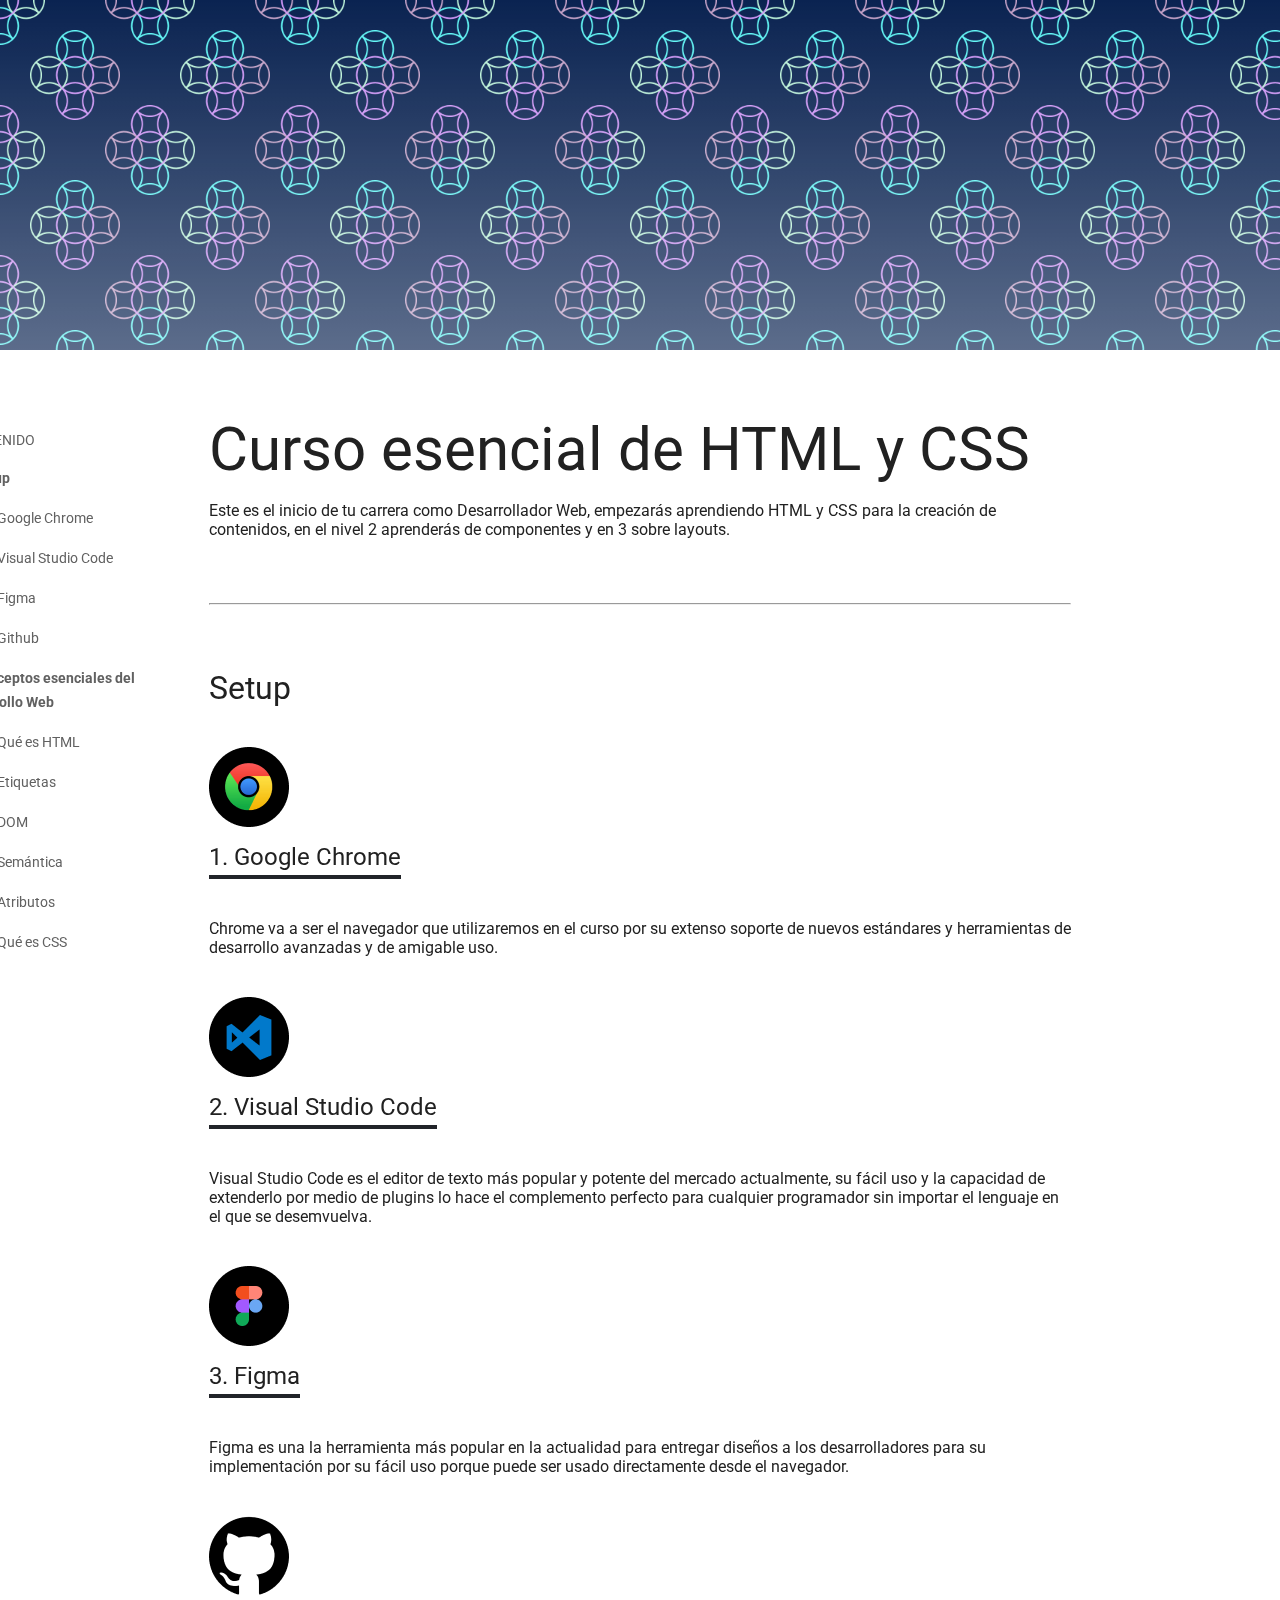
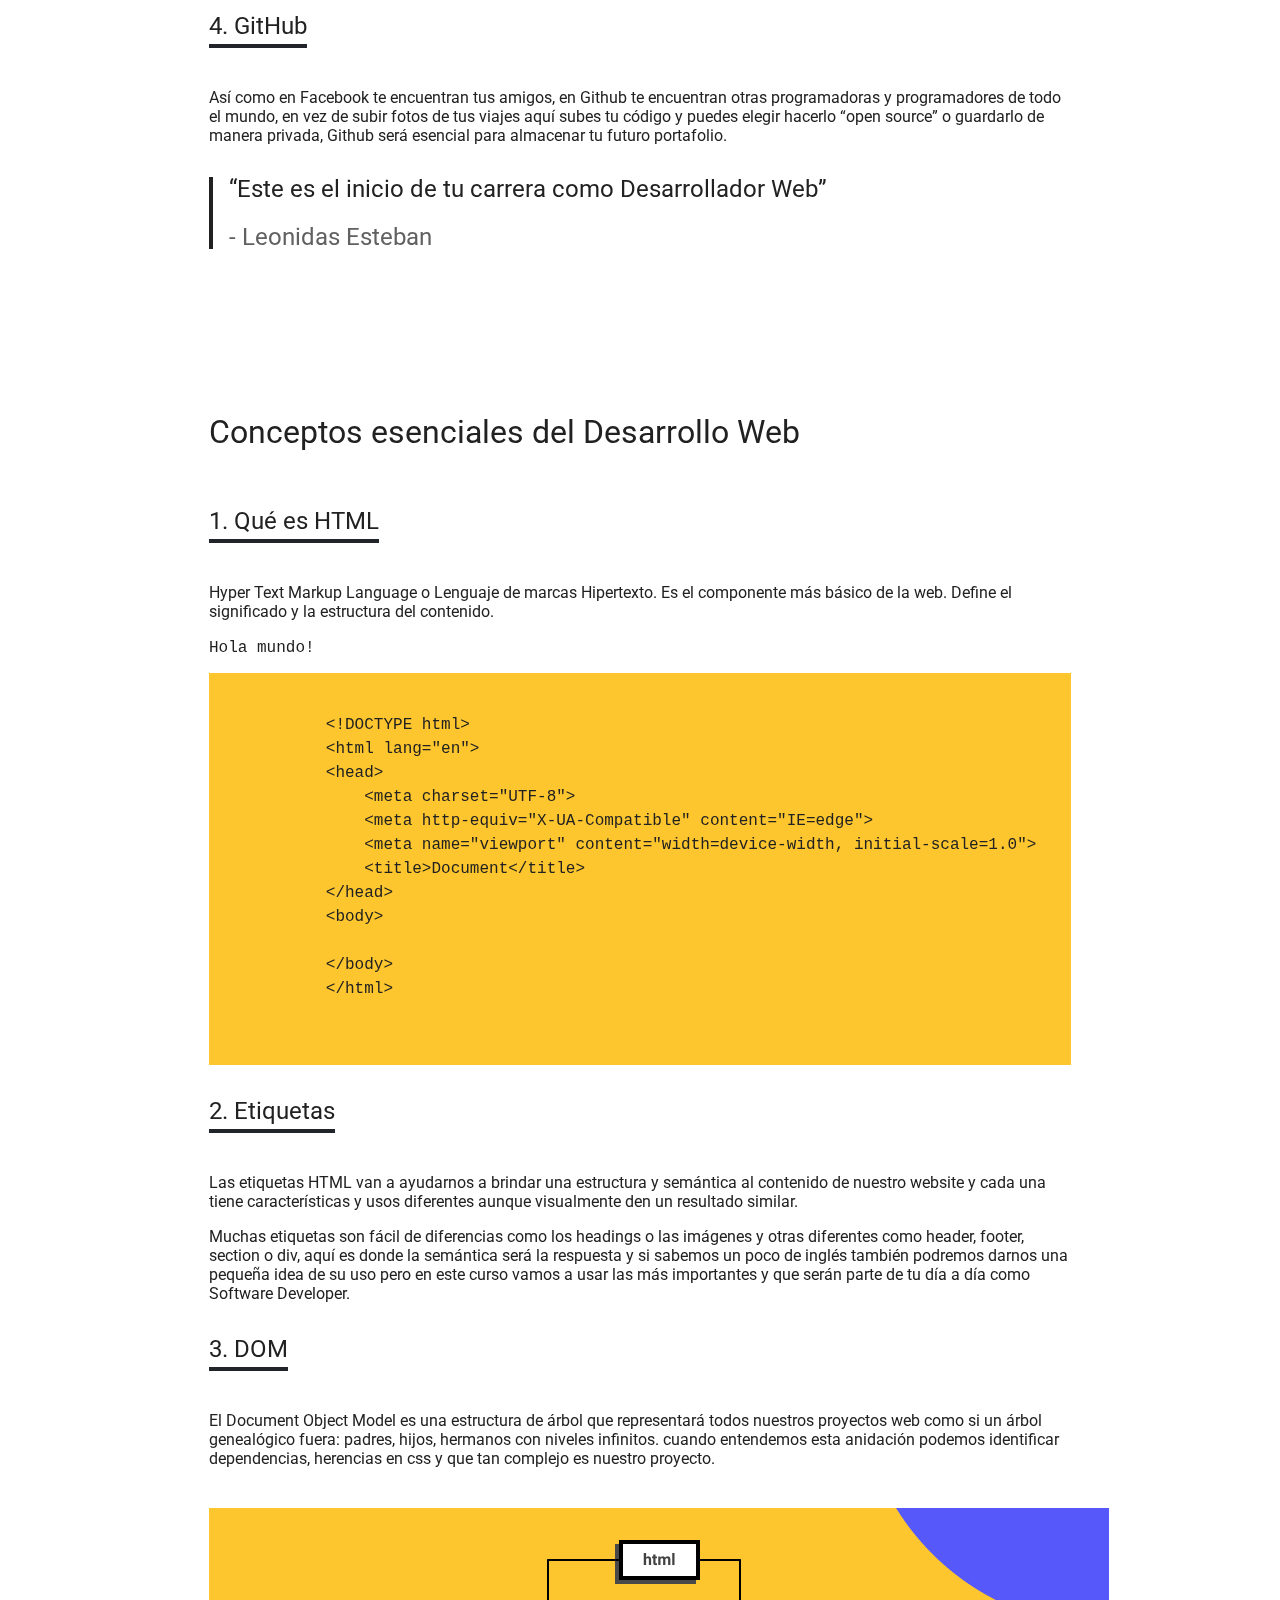
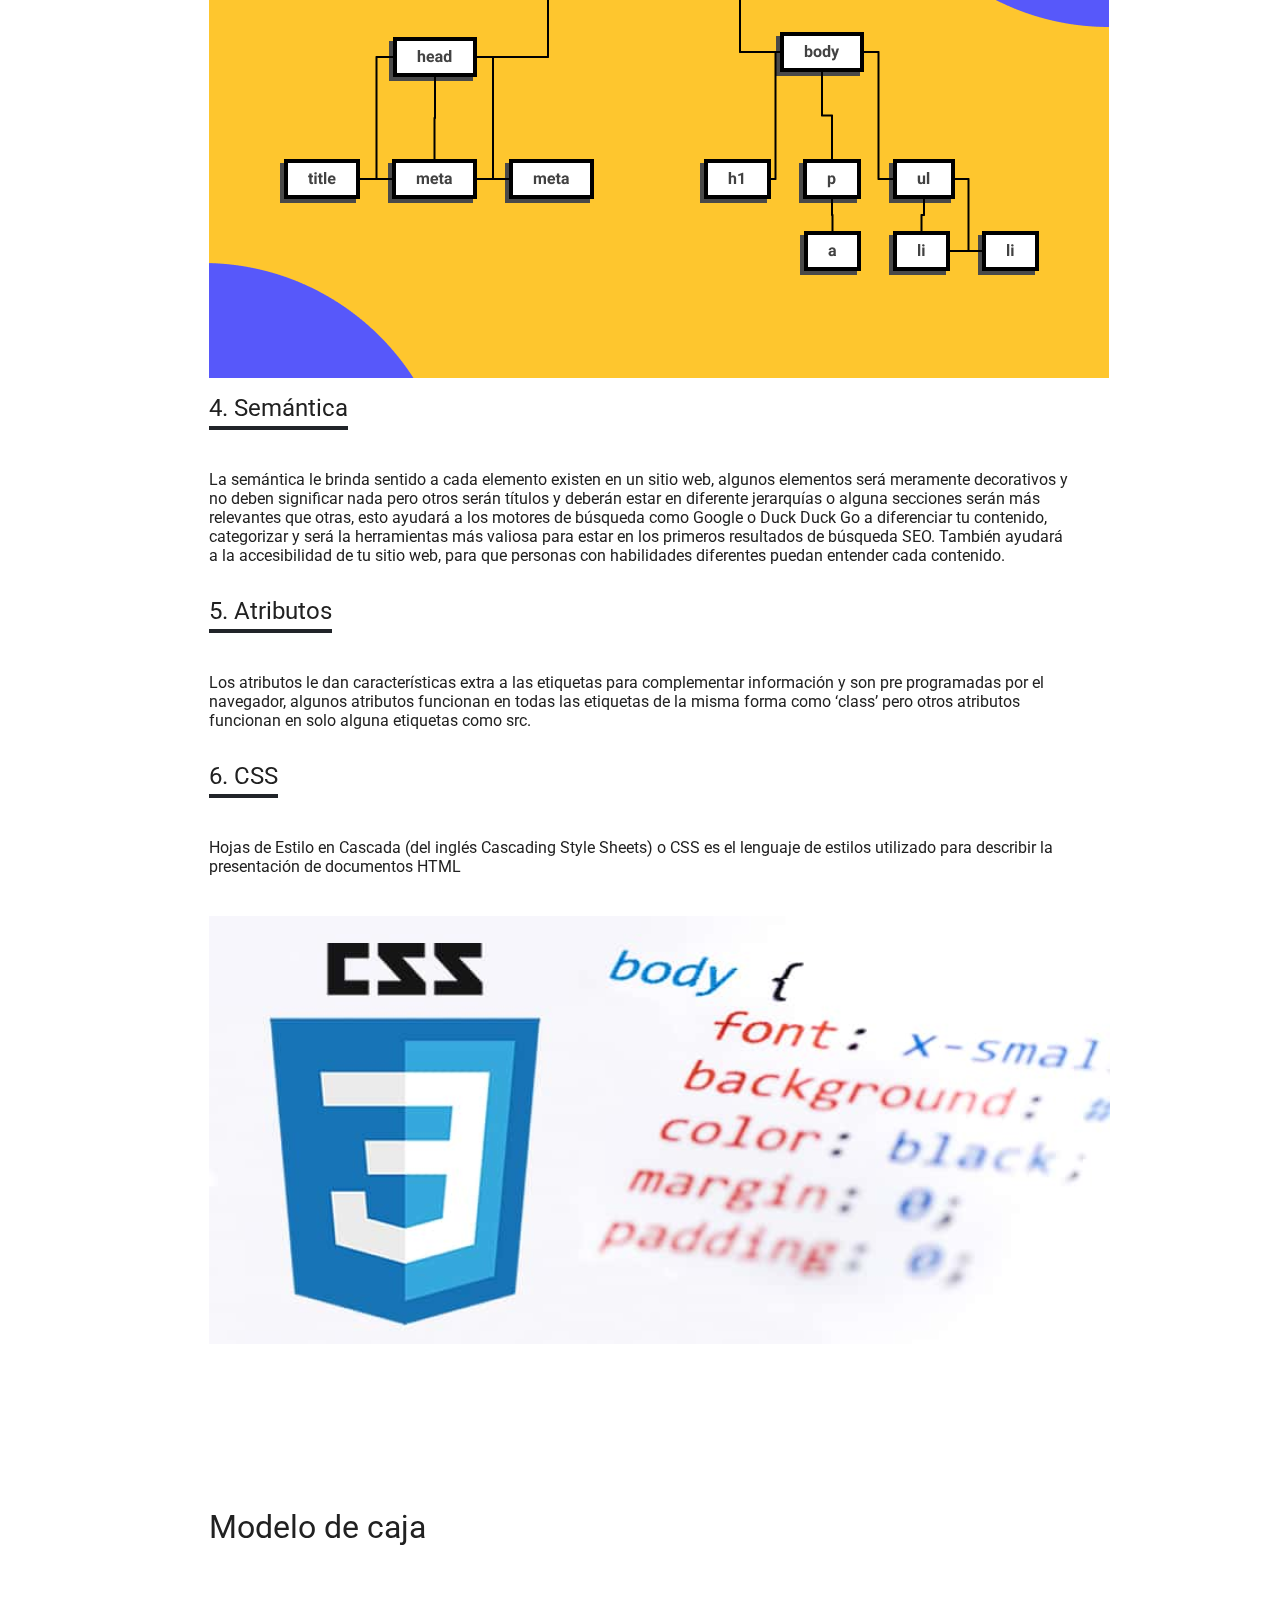
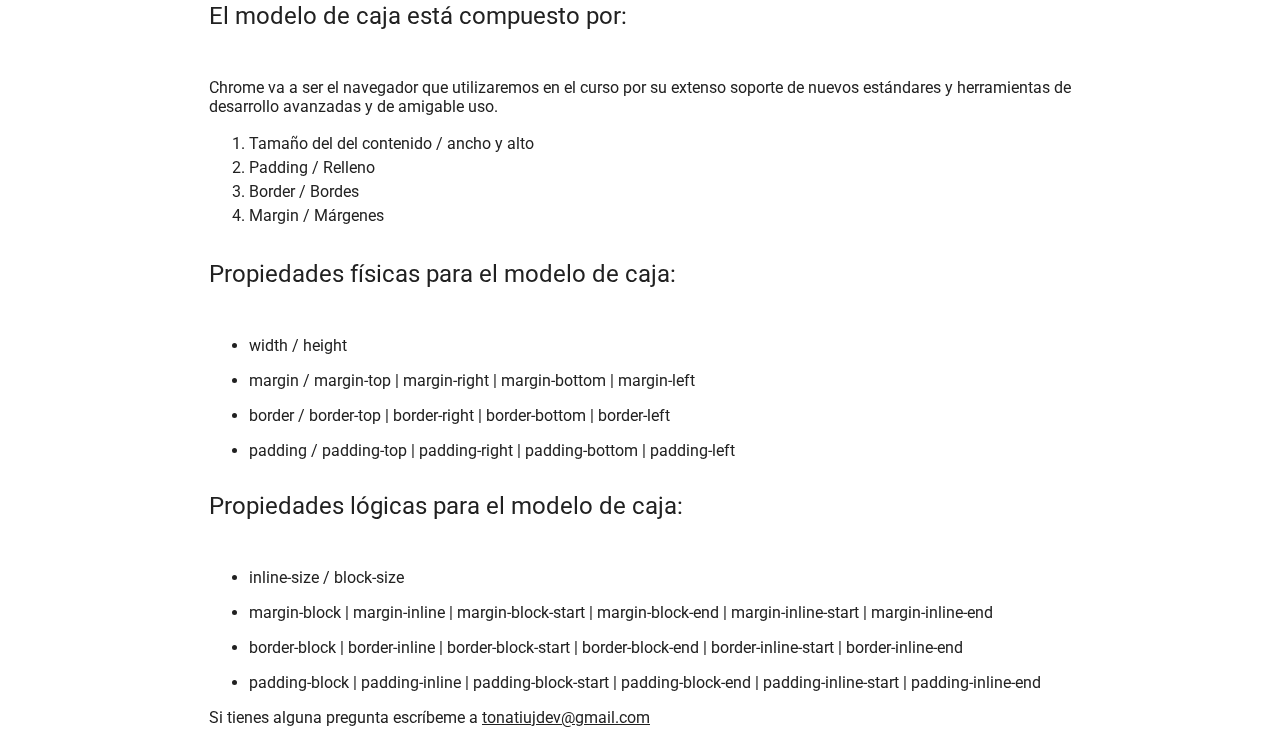
<file: index.html>
<!DOCTYPE html>
<html lang="es">
<head>
    <meta charset="UTF-8">
    <meta http-equiv="X-UA-Compatible" content="IE=edge">
    <meta name="viewport" content="width=device-width, initial-scale=1.0">
    <title>Nemium</title>

    <meta property="og:title" content="Project Nemium" />
    <meta property="og:type" content="website" />
    <meta property="og:url" content="https://tonatiujsanchez.github.io/Nemium-HML-CSS-Esencial/" />
    <meta property="og:image" content="https://tonatiujsanchez.github.io/Nemium-HML-CSS-Esencial/img/dom.png" />
    <meta property="og:description" 
        content="Conceptos esenciales del Desarrollo Web." />


    <link rel="preconnect" href="https://fonts.googleapis.com">
    <link rel="preconnect" href="https://fonts.gstatic.com" crossorigin>
    <link href="https://fonts.googleapis.com/css2?family=Roboto:ital,wght@0,400;0,700;1,400;1,700&display=swap" rel="stylesheet">

    <link rel="stylesheet" href="./css/style-fisicos.css">

    <link rel="apple-touch-icon" sizes="57x57" href="./img/favicon/apple-icon-57x57.png">
    <link rel="apple-touch-icon" sizes="60x60" href="./img/favicon/apple-icon-60x60.png">
    <link rel="apple-touch-icon" sizes="72x72" href="./img/favicon/apple-icon-72x72.png">
    <link rel="apple-touch-icon" sizes="76x76" href="./img/favicon/apple-icon-76x76.png">
    <link rel="apple-touch-icon" sizes="114x114" href="./img/favicon/apple-icon-114x114.png">
    <link rel="apple-touch-icon" sizes="120x120" href="./img/favicon/apple-icon-120x120.png">
    <link rel="apple-touch-icon" sizes="144x144" href="./img/favicon/apple-icon-144x144.png">
    <link rel="apple-touch-icon" sizes="152x152" href="./img/favicon/apple-icon-152x152.png">
    <link rel="apple-touch-icon" sizes="180x180" href="./img/favicon/apple-icon-180x180.png">
    <link rel="icon" type="image/png" sizes="192x192"  href="./img/favicon/android-icon-192x192.png">
    <link rel="icon" type="image/png" sizes="32x32" href="./img/favicon/favicon-32x32.png">
    <link rel="icon" type="image/png" sizes="96x96" href="./img/favicon/favicon-96x96.png">
    <link rel="icon" type="image/png" sizes="16x16" href="./img/favicon/favicon-16x16.png">
    <link rel="manifest" href="./img/favicon/manifest.json">
    <meta name="msapplication-TileColor" content="#ffffff">
    <meta name="msapplication-TileImage" content="/ms-icon-144x144.png">
    <meta name="theme-color" content="#ffffff">
</head>
<body>
    <div class="hero"></div>
    <div class="header">
        <div class="wrapper">
            <div class="header-content">
                <header>
                    <nav>
                        <p class="nav-title">Contenido</p>
                        <details open>
                            <summary>
                                Setup
                            </summary>
                            <ol>
                                <li><a href="#google-chrome">Google Chrome</a></li>
                                <li><a href="#vsc">Visual Studio Code</a></li>
                                <li><a href="#figma">Figma</a></li>
                                <li><a href="#github">Github</a></li>
                            </ol>
                        </details>
                        <details open>
                            <summary>
                                Conceptos esenciales del Desarrollo Web
                            </summary>
                            <ol>
                                <li><a href="#html">Qué es HTML</a></li>
                                <li><a href="#etiquetas">Etiquetas</a></li>
                                <li><a href="#dom">DOM</a></li>
                                <li><a href="#semantica">Semántica</a></li>
                                <li><a href="#atributos">Atributos</a></li>
                                <li><a href="#css">Qué es CSS</a></li>
                            </ol>
                        </details>
                    </nav>
                </header>
            </div>
        </div>
    </div>
    <main class="main">
        <div class="wrapper">
            <div class="main-content">

                <h1>Curso esencial de HTML y CSS</h1>
                <p>
                    Este es el inicio de tu carrera como Desarrollador Web, empezarás aprendiendo HTML y CSS para la creación de contenidos, en el nivel 2 aprenderás de componentes y en 3 sobre layouts.
                </p>
                <hr>
                <section class="section-content">
        
                    <h2>Setup</h2>
                
                    <img id="google-chrome" src="./img/logo-google-chrome.png" alt="Logo de Google Chrome" title="Logo de Google Chrome">
                    <h3>Google Chrome</h3>
                    <p>
                        Chrome va a ser el navegador que utilizaremos en el curso por su extenso soporte de nuevos estándares y herramientas de desarrollo avanzadas y de amigable uso.
                    </p>
                
                
                    <img id="vsc" src="./img/logo-visual-studio-code.png" alt="Logo de Visual Studio Code" title="Logo del editor Visual Studio Code">
                    <h3>Visual Studio Code</h3>
                    <p>
                        Visual Studio Code es el editor de texto más popular y potente del mercado actualmente, su fácil uso y la capacidad de extenderlo por medio de plugins lo hace el complemento perfecto para cualquier programador sin importar el lenguaje en el que se desemvuelva.
                    </p>
                    
                    
                    <img id="figma" src="./img/logo-figma.png" alt="Logo de Figma" title="Logo de Figma">
                    <h3>Figma</h3>
                    <p>
                        Figma es una la herramienta más popular en la actualidad para entregar diseños a los desarrolladores para su implementación por su fácil uso porque puede ser usado directamente desde el navegador.
                    </p>
                
                    <img id="github" src="./img/logo-github.png" alt="Logo de GitHub" title="Logo de GitHub">
                    <h3>GitHub</h3>
                    <p>
                        Así como en Facebook te encuentran tus amigos, en Github te encuentran otras programadoras y programadores de todo el mundo, en vez de subir fotos de tus viajes aquí subes tu código y puedes elegir hacerlo “open source” o guardarlo de manera privada, Github será esencial para almacenar tu futuro portafolio.
                    </p>
                    <blockquote>
                        <p>“Este es el inicio de tu carrera como Desarrollador Web”</p>
                        <p>Leonidas Esteban</p>
                    </blockquote>
                </section>
                <hr>
                <section class="section-content">
        
                    <h2>Conceptos esenciales del Desarrollo Web</h2>
                
                    <h3 id="html">Qué es HTML</h3>
                    <p>
                        Hyper Text Markup Language o Lenguaje de marcas Hipertexto. 
                        Es el componente más básico de la web. Define el significado y 
                        la estructura del contenido.
                    </p>
                    <code>Hola mundo!</code>
        <pre>
        &lt;!DOCTYPE html&gt;
        &lt;html lang=&quot;en&quot;&gt;
        &lt;head&gt;
            &lt;meta charset=&quot;UTF-8&quot;&gt;
            &lt;meta http-equiv=&quot;X-UA-Compatible&quot; content=&quot;IE=edge&quot;&gt;
            &lt;meta name=&quot;viewport&quot; content=&quot;width=device-width, initial-scale=1.0&quot;&gt;
            &lt;title&gt;Document&lt;/title&gt;
        &lt;/head&gt;
        &lt;body&gt;
            
        &lt;/body&gt;
        &lt;/html&gt;
        </pre>
                    <h3 id="etiquetas">Etiquetas</h3>
                    <p>
                        Las etiquetas HTML van a ayudarnos a brindar una estructura y semántica al contenido de nuestro website y cada una tiene características y usos diferentes aunque visualmente den un resultado similar.
                    </p>
                    <p>
                        Muchas etiquetas son fácil de diferencias como los headings o las imágenes y otras diferentes como header, footer, section o div, aquí es donde la semántica será la respuesta y si sabemos un poco de inglés también podremos darnos una pequeña idea de su uso pero en este curso vamos a usar las más importantes y que serán parte de tu día a día como Software Developer. 
                    </p>
                    
                    <h3 id="dom">DOM</h3>
                    <p>
                        El Document Object Model es una estructura de árbol que representará todos nuestros proyectos web como si un árbol genealógico fuera: padres, hijos, hermanos con niveles infinitos. cuando entendemos esta anidación podemos identificar dependencias, herencias en css y que tan complejo es nuestro proyecto.
                    </p>
                    <img src="./img/dom.png" alt="Árbol representativo del DOM" title="Árbol representativo del DOM">
                
                    <h3 id="semantica">Semántica</h3>
                    <p>
                        La semántica le brinda sentido a cada elemento existen en un sitio web, algunos elementos será meramente decorativos y no deben significar nada pero otros serán títulos y deberán estar en diferente jerarquías o alguna secciones serán más relevantes que otras, esto ayudará a los motores de búsqueda como Google o Duck Duck Go a diferenciar tu contenido, categorizar y será la herramientas más valiosa para estar en los primeros resultados de búsqueda SEO. También ayudará a la accesibilidad de tu sitio web, para que personas con habilidades diferentes puedan entender cada contenido.
                    </p>
                
                    <h3 id="atributos">Atributos</h3>
                    <p>
                        Los atributos le dan características extra a las etiquetas para complementar información y son pre programadas por el navegador, algunos atributos funcionan en todas las etiquetas de la misma forma como ‘class’ pero otros atributos funcionan en solo alguna etiquetas como src.
                    </p>
                
                    <h3 id="css">CSS</h3>
                    <p>
                        Hojas de Estilo en Cascada (del inglés Cascading Style Sheets) o CSS es el lenguaje de estilos utilizado para describir la presentación de documentos HTML
                    </p>
                    <img src="./img/css.png" alt="Imagen de CSS3" title="Imagen de CSS3">
                </section>
               
                <hr>
                
                <section class="section-content">
                    <h2>Modelo de caja</h2>
                
                    <h3>El modelo de caja está compuesto por:</h3>
                    <p>Chrome va a ser el navegador que utilizaremos en el curso por su extenso soporte de nuevos estándares y herramientas de desarrollo avanzadas y de amigable uso.</p>
                    <ol>
                        <li>Tamaño del del contenido / ancho y alto</li>
                        <li>Padding / Relleno</li>
                        <li>Border / Bordes</li>
                        <li>Margin / Márgenes</li>
                    </ol>
                
                    <h3>Propiedades físicas para el modelo de caja:</h3>
                    <ul>
                        <li>width / height</li>
                        <li>margin / margin-top | margin-right | margin-bottom | margin-left</li>
                        <li>border / border-top | border-right | border-bottom | border-left</li>
                        <li>padding / padding-top | padding-right | padding-bottom | padding-left</li>
                    </ul>
                
                    <h3>Propiedades lógicas para el modelo de caja:</h3>
                    <ul>
                        <li>inline-size / block-size</li>
                        <li>margin-block | margin-inline | margin-block-start | margin-block-end | margin-inline-start | margin-inline-end</li>
                        <li>border-block | border-inline | border-block-start | border-block-end | border-inline-start | border-inline-end</li>
                        <li>padding-block | padding-inline | padding-block-start | padding-block-end | padding-inline-start | padding-inline-end</li>
                    </ul>
                </section>
                <p>Si tienes alguna pregunta escríbeme a <a href="mailto:me@tonatiujdev.com">tonatiujdev@gmail.com</a></p>
           
           
            </div>
        </div>

    </main>

    <!-- <script>
        let details = document.querySelectorAll('details');
        details.forEach( detail =>{
            detail.addEventListener( 'click', closed )
        });

        function closed(){
            details.forEach( item =>{
                item.removeAttribute( 'open' );
            });
        }    
    </script> -->
</body>
</html>
</file>
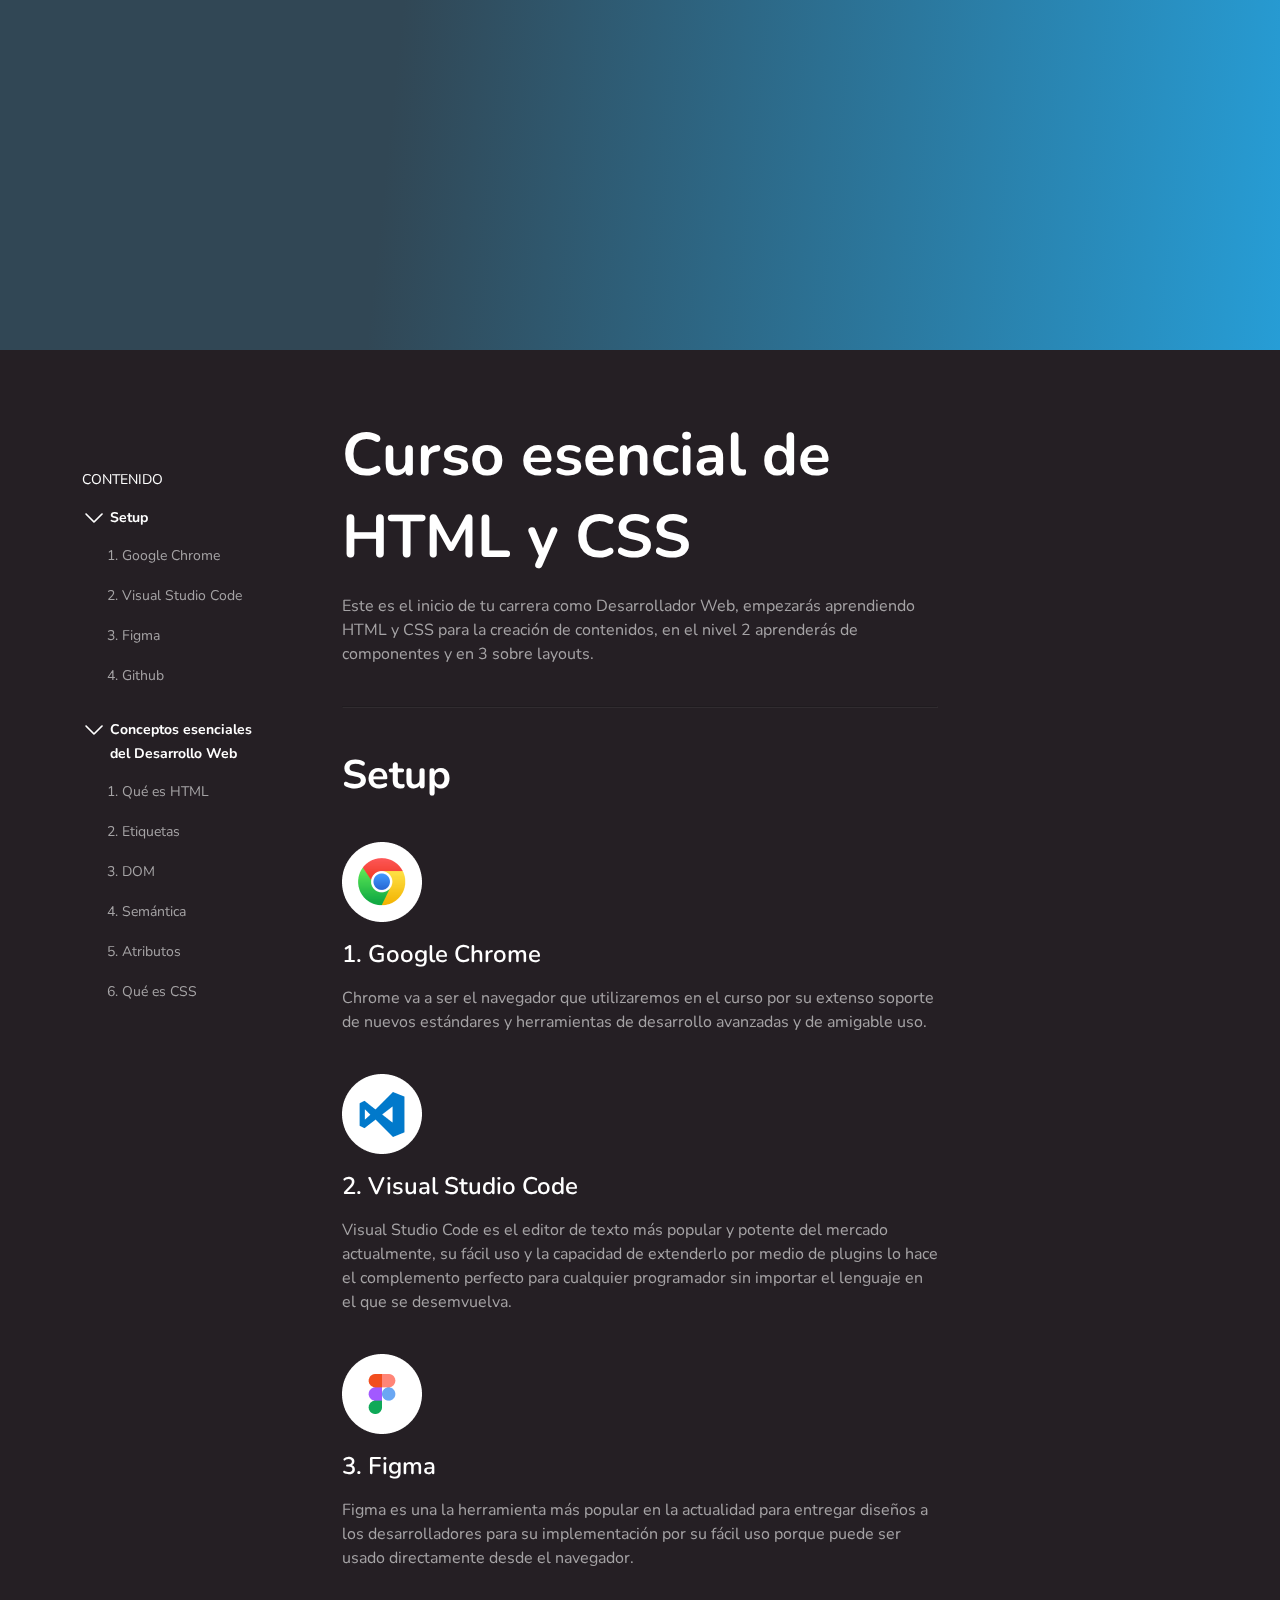
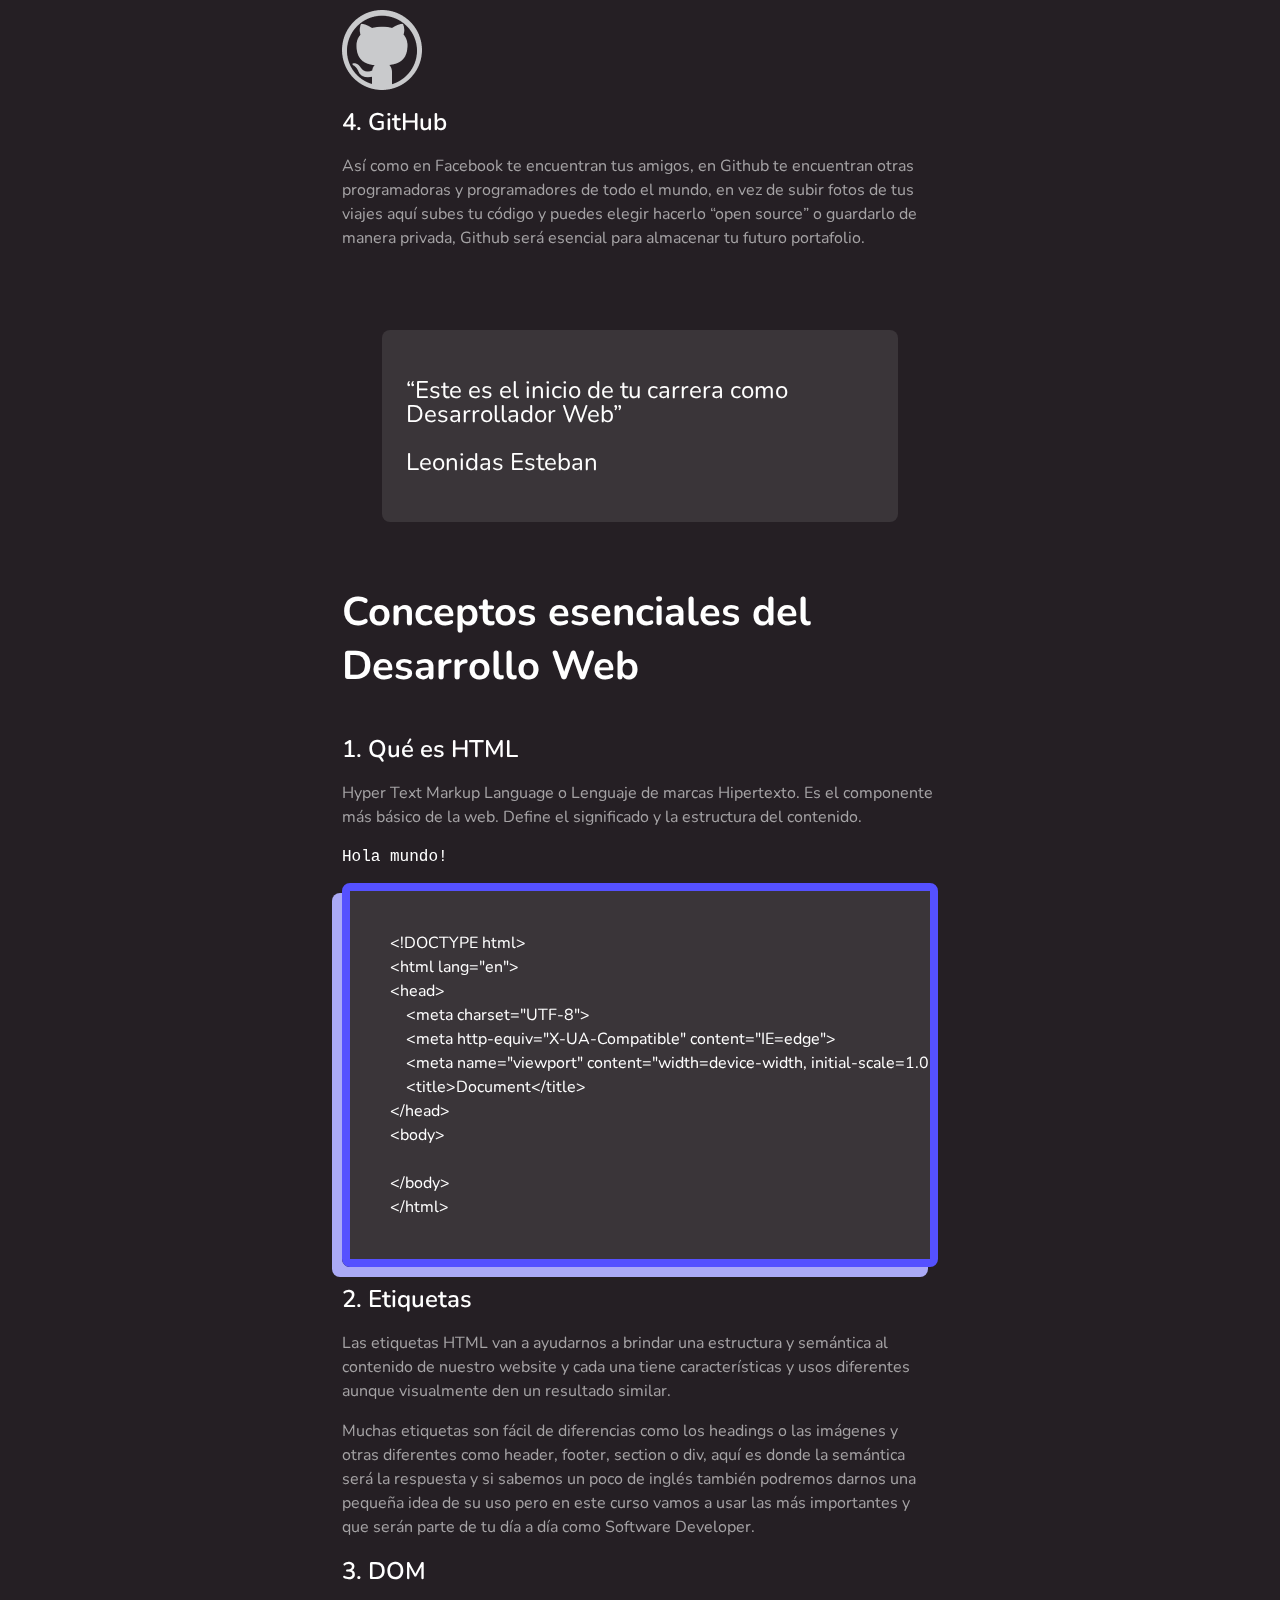
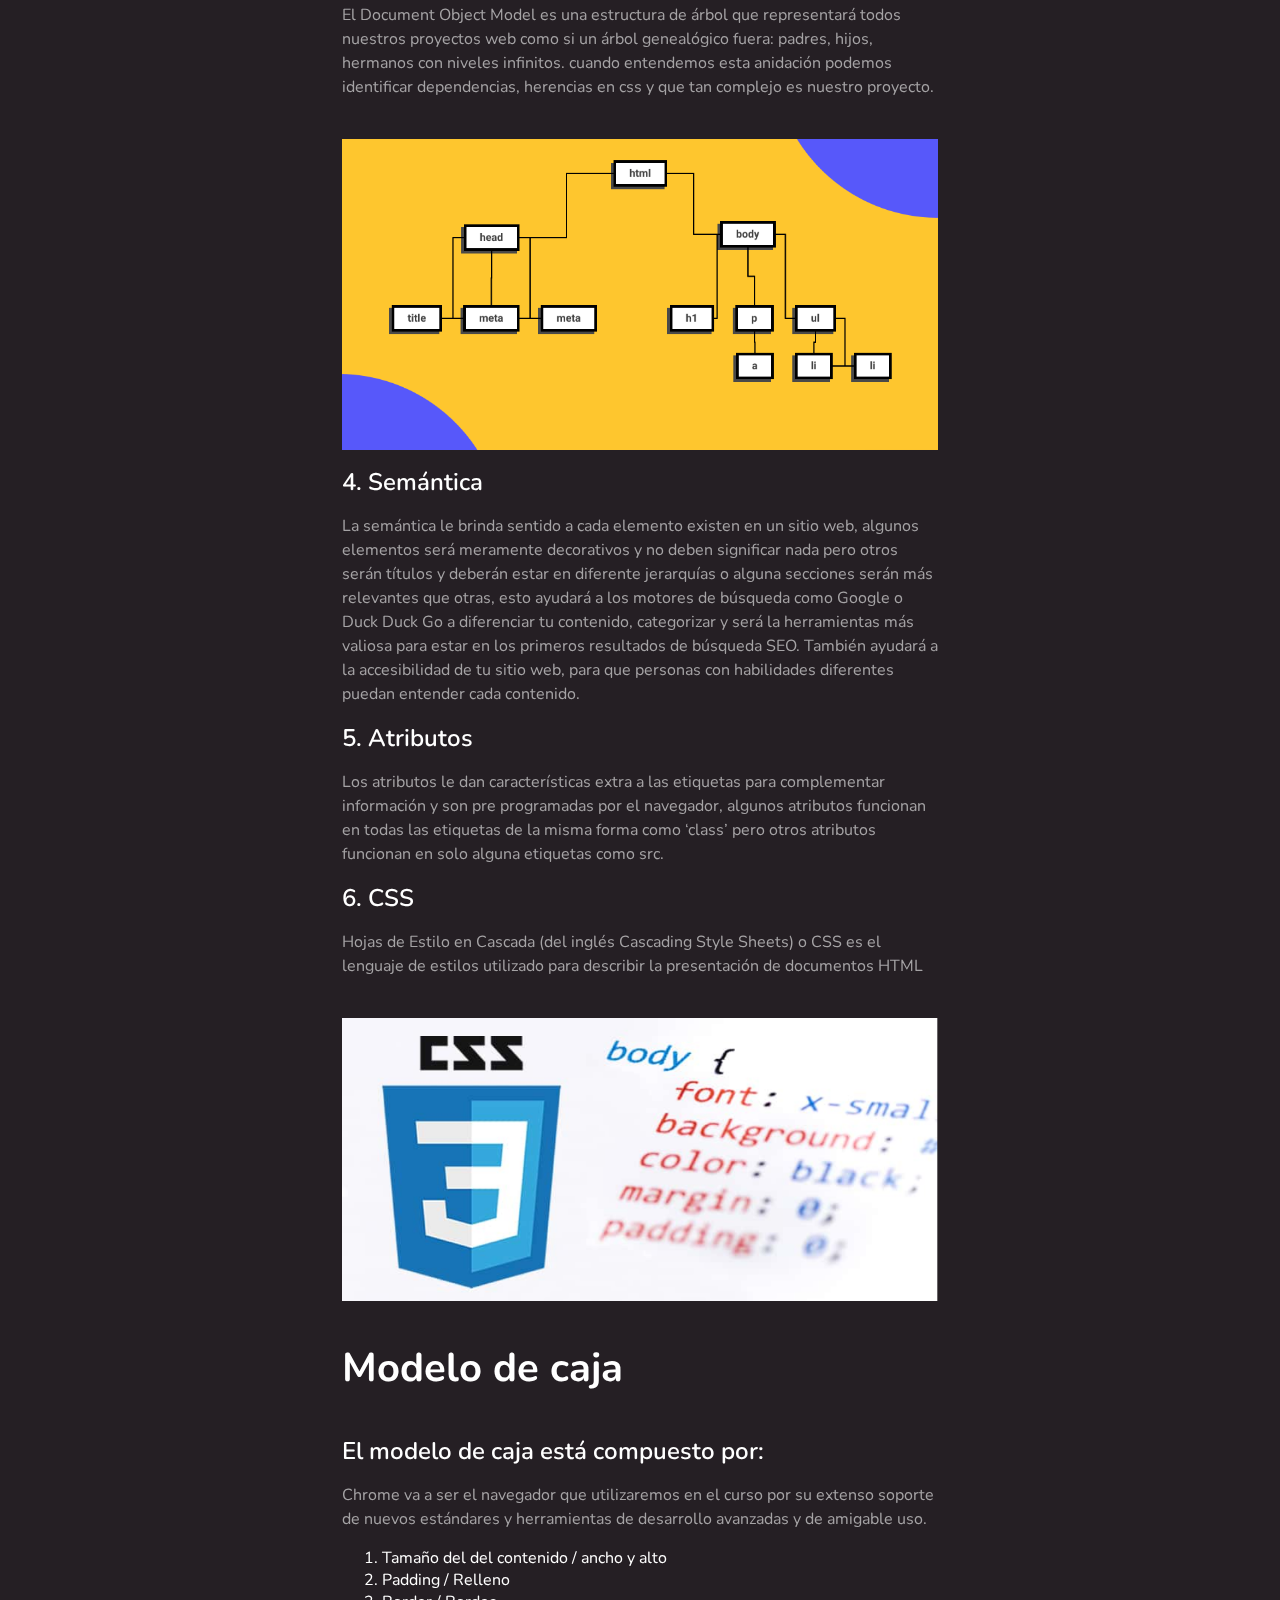
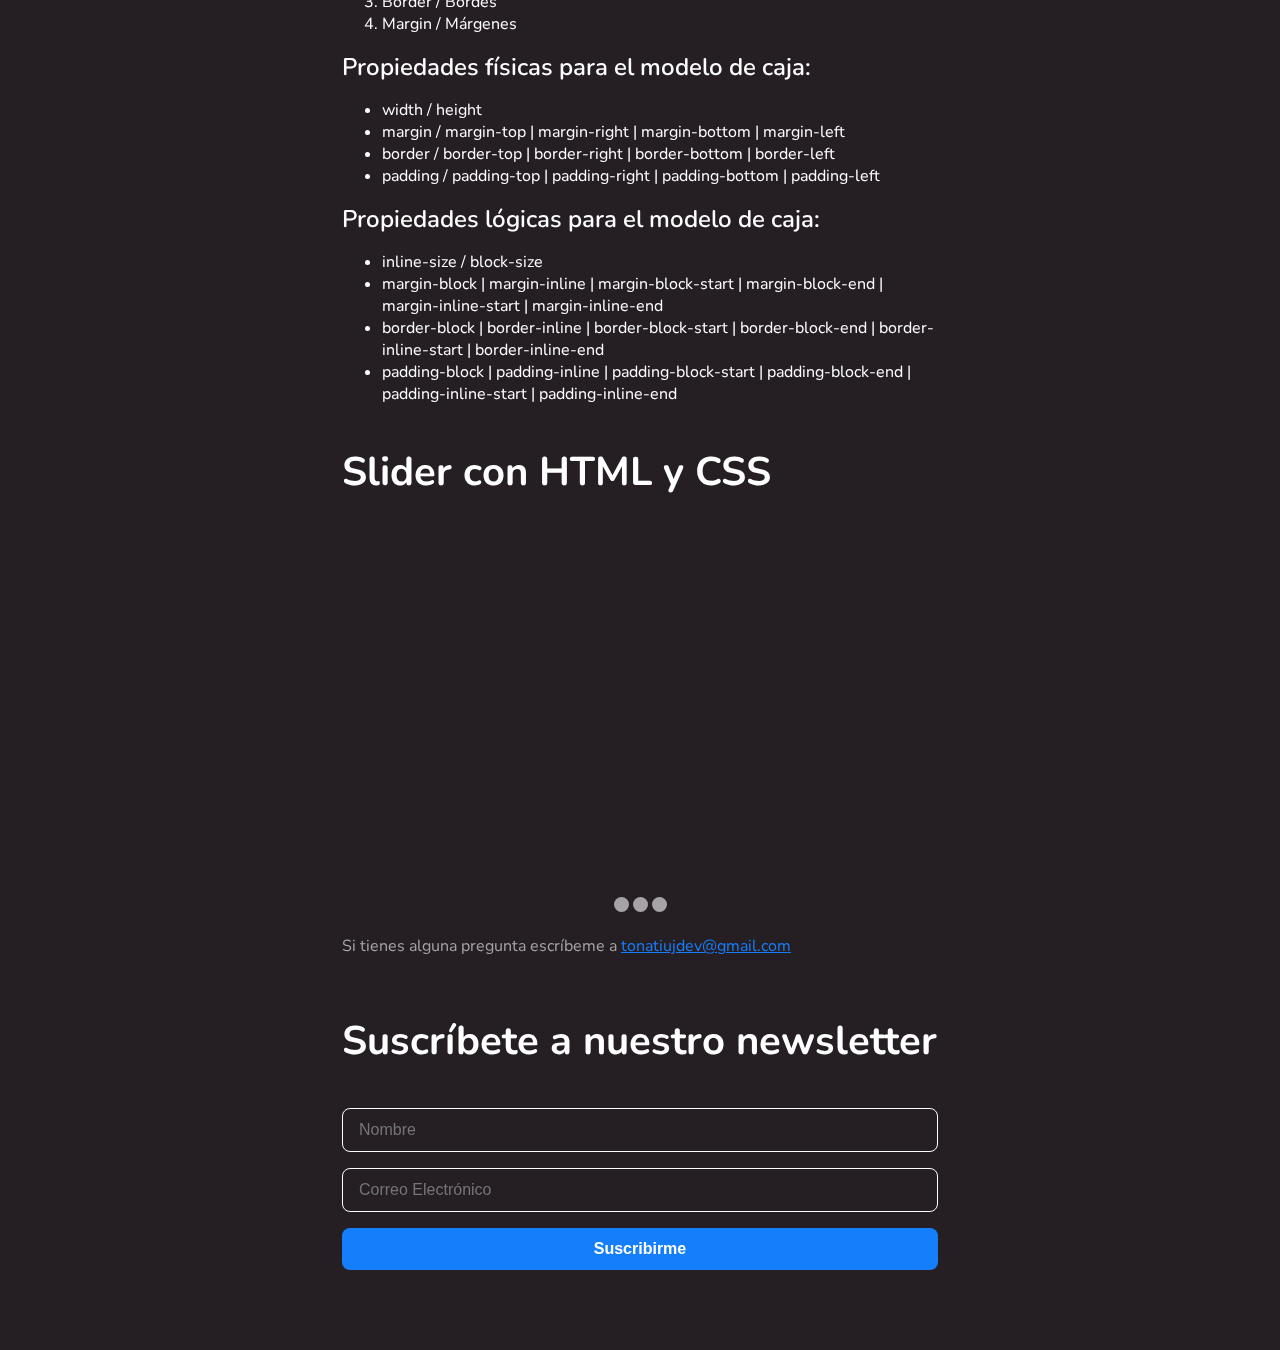
<file: nemiumB.html>
<!DOCTYPE html>
<html lang="es">
<head>
    <meta charset="UTF-8">
    <meta http-equiv="X-UA-Compatible" content="IE=edge">
    <meta name="viewport" content="width=device-width, initial-scale=1.0">
    <title>NemiumB</title>

    <link rel="preconnect" href="https://fonts.googleapis.com">
    <link rel="preconnect" href="https://fonts.gstatic.com" crossorigin>
    <link href="https://fonts.googleapis.com/css2?family=Nunito:wght@400;600;700&display=swap" rel="stylesheet">
    
    <link rel="stylesheet" href="./css/style-logicos.css">
</head>
<body>
    <div class="hero"></div>
    <div class="header">
        <div class="wrapper">
            <div class="header-content">
                <header>
                    <nav>
                        <p class="nav-title">Contenido</p>
                        <details open>
                            <summary>
                                <p>Setup</p>
                            </summary>
                            <ol>
                                <li><a href="#google-chrome">Google Chrome</a></li>
                                <li><a href="#vsc">Visual Studio Code</a></li>
                                <li><a href="#figma">Figma</a></li>
                                <li><a href="#github">Github</a></li>
                            </ol>
                        </details>
                        <details open>
                            <summary>
                                <p>Conceptos esenciales del Desarrollo Web</p>
                            </summary>
                            <ol>
                                <li><a href="#html">Qué es HTML</a></li>
                                <li><a href="#etiquetas">Etiquetas</a></li>
                                <li><a href="#dom">DOM</a></li>
                                <li><a href="#semantica">Semántica</a></li>
                                <li><a href="#atributos">Atributos</a></li>
                                <li><a href="#css">Qué es CSS</a></li>
                            </ol>
                        </details>
                    </nav>
                </header>
            </div>
        </div>
    </div>
    <main class="main">
        <div class="wrapper">
            <div class="main-content">

                <h1>Curso esencial de HTML y CSS</h1>
                <p>
                    Este es el inicio de tu carrera como Desarrollador Web, empezarás aprendiendo HTML y CSS para la creación de contenidos, en el nivel 2 aprenderás de componentes y en 3 sobre layouts.
                </p>
                <hr>
                <section class="section-content">
        
                    <h2>Setup</h2>
                
                    <img id="google-chrome" src="./img/logo-google-chrome-white.png" alt="Logo de Google Chrome" title="Logo de Google Chrome">
                    <h3>Google Chrome</h3>
                    <p>
                        Chrome va a ser el navegador que utilizaremos en el curso por su extenso soporte de nuevos estándares y herramientas de desarrollo avanzadas y de amigable uso.
                    </p>
                
                
                    <img id="vsc" src="./img/logo-visual-studio-code-white.png" alt="Logo de Visual Studio Code" title="Logo del editor Visual Studio Code">
                    <h3>Visual Studio Code</h3>
                    <p>
                        Visual Studio Code es el editor de texto más popular y potente del mercado actualmente, su fácil uso y la capacidad de extenderlo por medio de plugins lo hace el complemento perfecto para cualquier programador sin importar el lenguaje en el que se desemvuelva.
                    </p>
                    
                    
                    <img id="figma" src="./img/logo-figma-white.png" alt="Logo de Figma" title="Logo de Figma">
                    <h3>Figma</h3>
                    <p>
                        Figma es una la herramienta más popular en la actualidad para entregar diseños a los desarrolladores para su implementación por su fácil uso porque puede ser usado directamente desde el navegador.
                    </p>
                
                    <img id="github" src="./img/logo-github-white.png" alt="Logo de GitHub" title="Logo de GitHub">
                    <h3>GitHub</h3>
                    <p>
                        Así como en Facebook te encuentran tus amigos, en Github te encuentran otras programadoras y programadores de todo el mundo, en vez de subir fotos de tus viajes aquí subes tu código y puedes elegir hacerlo “open source” o guardarlo de manera privada, Github será esencial para almacenar tu futuro portafolio.
                    </p>
                    <blockquote>
                        <p>“Este es el inicio de tu carrera como Desarrollador Web”</p>
                        <p>Leonidas Esteban</p>
                    </blockquote>
                </section>
                <hr>
                <section class="section-content">
        
                    <h2>Conceptos esenciales del Desarrollo Web</h2>
                
                    <h3 id="html">Qué es HTML</h3>
                    <p>
                        Hyper Text Markup Language o Lenguaje de marcas Hipertexto. 
                        Es el componente más básico de la web. Define el significado y 
                        la estructura del contenido.
                    </p>
                    <code>Hola mundo!</code>
<pre>
&lt;!DOCTYPE html&gt;
&lt;html lang=&quot;en&quot;&gt;
&lt;head&gt;
    &lt;meta charset=&quot;UTF-8&quot;&gt;
    &lt;meta http-equiv=&quot;X-UA-Compatible&quot; content=&quot;IE=edge&quot;&gt;
    &lt;meta name=&quot;viewport&quot; content=&quot;width=device-width, initial-scale=1.0&quot;&gt;
    &lt;title&gt;Document&lt;/title&gt;
&lt;/head&gt;
&lt;body&gt;
    
&lt;/body&gt;
&lt;/html&gt;
</pre>
                    <h3 id="etiquetas">Etiquetas</h3>
                    <p>
                        Las etiquetas HTML van a ayudarnos a brindar una estructura y semántica al contenido de nuestro website y cada una tiene características y usos diferentes aunque visualmente den un resultado similar.
                    </p>
                    <p>
                        Muchas etiquetas son fácil de diferencias como los headings o las imágenes y otras diferentes como header, footer, section o div, aquí es donde la semántica será la respuesta y si sabemos un poco de inglés también podremos darnos una pequeña idea de su uso pero en este curso vamos a usar las más importantes y que serán parte de tu día a día como Software Developer. 
                    </p>
                    
                    <h3 id="dom">DOM</h3>
                    <p>
                        El Document Object Model es una estructura de árbol que representará todos nuestros proyectos web como si un árbol genealógico fuera: padres, hijos, hermanos con niveles infinitos. cuando entendemos esta anidación podemos identificar dependencias, herencias en css y que tan complejo es nuestro proyecto.
                    </p>
                    <img src="./img/dom.png" alt="Árbol representativo del DOM" title="Árbol representativo del DOM">
                
                    <h3 id="semantica">Semántica</h3>
                    <p>
                        La semántica le brinda sentido a cada elemento existen en un sitio web, algunos elementos será meramente decorativos y no deben significar nada pero otros serán títulos y deberán estar en diferente jerarquías o alguna secciones serán más relevantes que otras, esto ayudará a los motores de búsqueda como Google o Duck Duck Go a diferenciar tu contenido, categorizar y será la herramientas más valiosa para estar en los primeros resultados de búsqueda SEO. También ayudará a la accesibilidad de tu sitio web, para que personas con habilidades diferentes puedan entender cada contenido.
                    </p>
                
                    <h3 id="atributos">Atributos</h3>
                    <p>
                        Los atributos le dan características extra a las etiquetas para complementar información y son pre programadas por el navegador, algunos atributos funcionan en todas las etiquetas de la misma forma como ‘class’ pero otros atributos funcionan en solo alguna etiquetas como src.
                    </p>
                
                    <h3 id="css">CSS</h3>
                    <p>
                        Hojas de Estilo en Cascada (del inglés Cascading Style Sheets) o CSS es el lenguaje de estilos utilizado para describir la presentación de documentos HTML
                    </p>
                    <img src="./img/css.png" alt="Imagen de CSS3" title="Imagen de CSS3">
                </section>
               
                <hr>
                
                <section class="section-content">
                    <h2>Modelo de caja</h2>
                
                    <h3>El modelo de caja está compuesto por:</h3>
                    <p>Chrome va a ser el navegador que utilizaremos en el curso por su extenso soporte de nuevos estándares y herramientas de desarrollo avanzadas y de amigable uso.</p>
                    <ol>
                        <li>Tamaño del del contenido / ancho y alto</li>
                        <li>Padding / Relleno</li>
                        <li>Border / Bordes</li>
                        <li>Margin / Márgenes</li>
                    </ol>
                
                    <h3>Propiedades físicas para el modelo de caja:</h3>
                    <ul>
                        <li>width / height</li>
                        <li>margin / margin-top | margin-right | margin-bottom | margin-left</li>
                        <li>border / border-top | border-right | border-bottom | border-left</li>
                        <li>padding / padding-top | padding-right | padding-bottom | padding-left</li>
                    </ul>
                
                    <h3>Propiedades lógicas para el modelo de caja:</h3>
                    <ul>
                        <li>inline-size / block-size</li>
                        <li>margin-block | margin-inline | margin-block-start | margin-block-end | margin-inline-start | margin-inline-end</li>
                        <li>border-block | border-inline | border-block-start | border-block-end | border-inline-start | border-inline-end</li>
                        <li>padding-block | padding-inline | padding-block-start | padding-block-end | padding-inline-start | padding-inline-end</li>
                    </ul>
                </section>
                <div class="section-content">
                    <h2>Slider con HTML y CSS</h2>
                    <div class="slider">
                        <scroll-container class="slider-conteiner">
                            <scroll-page class="slider-slide" id="slide1">
                                <iframe class="video" width="560" height="315" src="https://www.youtube.com/embed/I2xXGIQJzKo" title="YouTube video player" frameborder="0" allow="accelerometer; autoplay; clipboard-write; encrypted-media; gyroscope; picture-in-picture" allowfullscreen></iframe>
                            </scroll-page>
                            <scroll-page class="slider-slide" id="slide2">
                                <iframe class="video" width="560" height="315" src="https://www.youtube.com/embed/sca4VG9b0NY" title="YouTube video player" frameborder="0" allow="accelerometer; autoplay; clipboard-write; encrypted-media; gyroscope; picture-in-picture" allowfullscreen></iframe>
                            </scroll-page>
                            <scroll-page class="slider-slide" id="slide3">
                                <iframe class="video" width="560" height="315" src="https://www.youtube.com/embed/GfIvfO9o6lo" title="YouTube video player" frameborder="0" allow="accelerometer; autoplay; clipboard-write; encrypted-media; gyroscope; picture-in-picture" allowfullscreen></iframe>
                            </scroll-page>
                        </scroll-container>
                        <div class="slider-bullet">
                            <a href="#slide1" class="bullet"></a>
                            <a href="#slide2" class="bullet"></a>
                            <a href="#slide3" class="bullet"></a>
                        </div>
                    </div>
                </div>
                <p class="contact-mail">Si tienes alguna pregunta escríbeme a <a href="mailto:me@tonatiujdev.com">tonatiujdev@gmail.com</a></p>
                
                <div class="section-content">
                    <h2>Suscríbete a nuestro newsletter</h2>
                    <form action="#" class="form">
                        <input type="text" placeholder="Nombre" required>
                        <input type="email" placeholder="Correo Electrónico" required>
                        <input type="submit" value="Suscribirme">
                    </form>
                </div>
           
            </div>
        </div>

    </main>

    <!-- <script>
        let details = document.querySelectorAll('details');
        details.forEach( detail =>{
            detail.addEventListener( 'click', closed )
        });

        function closed(){
            details.forEach( item =>{
                item.removeAttribute( 'open' );
            });
        }    
    </script> -->
</body>
</html>
</file>
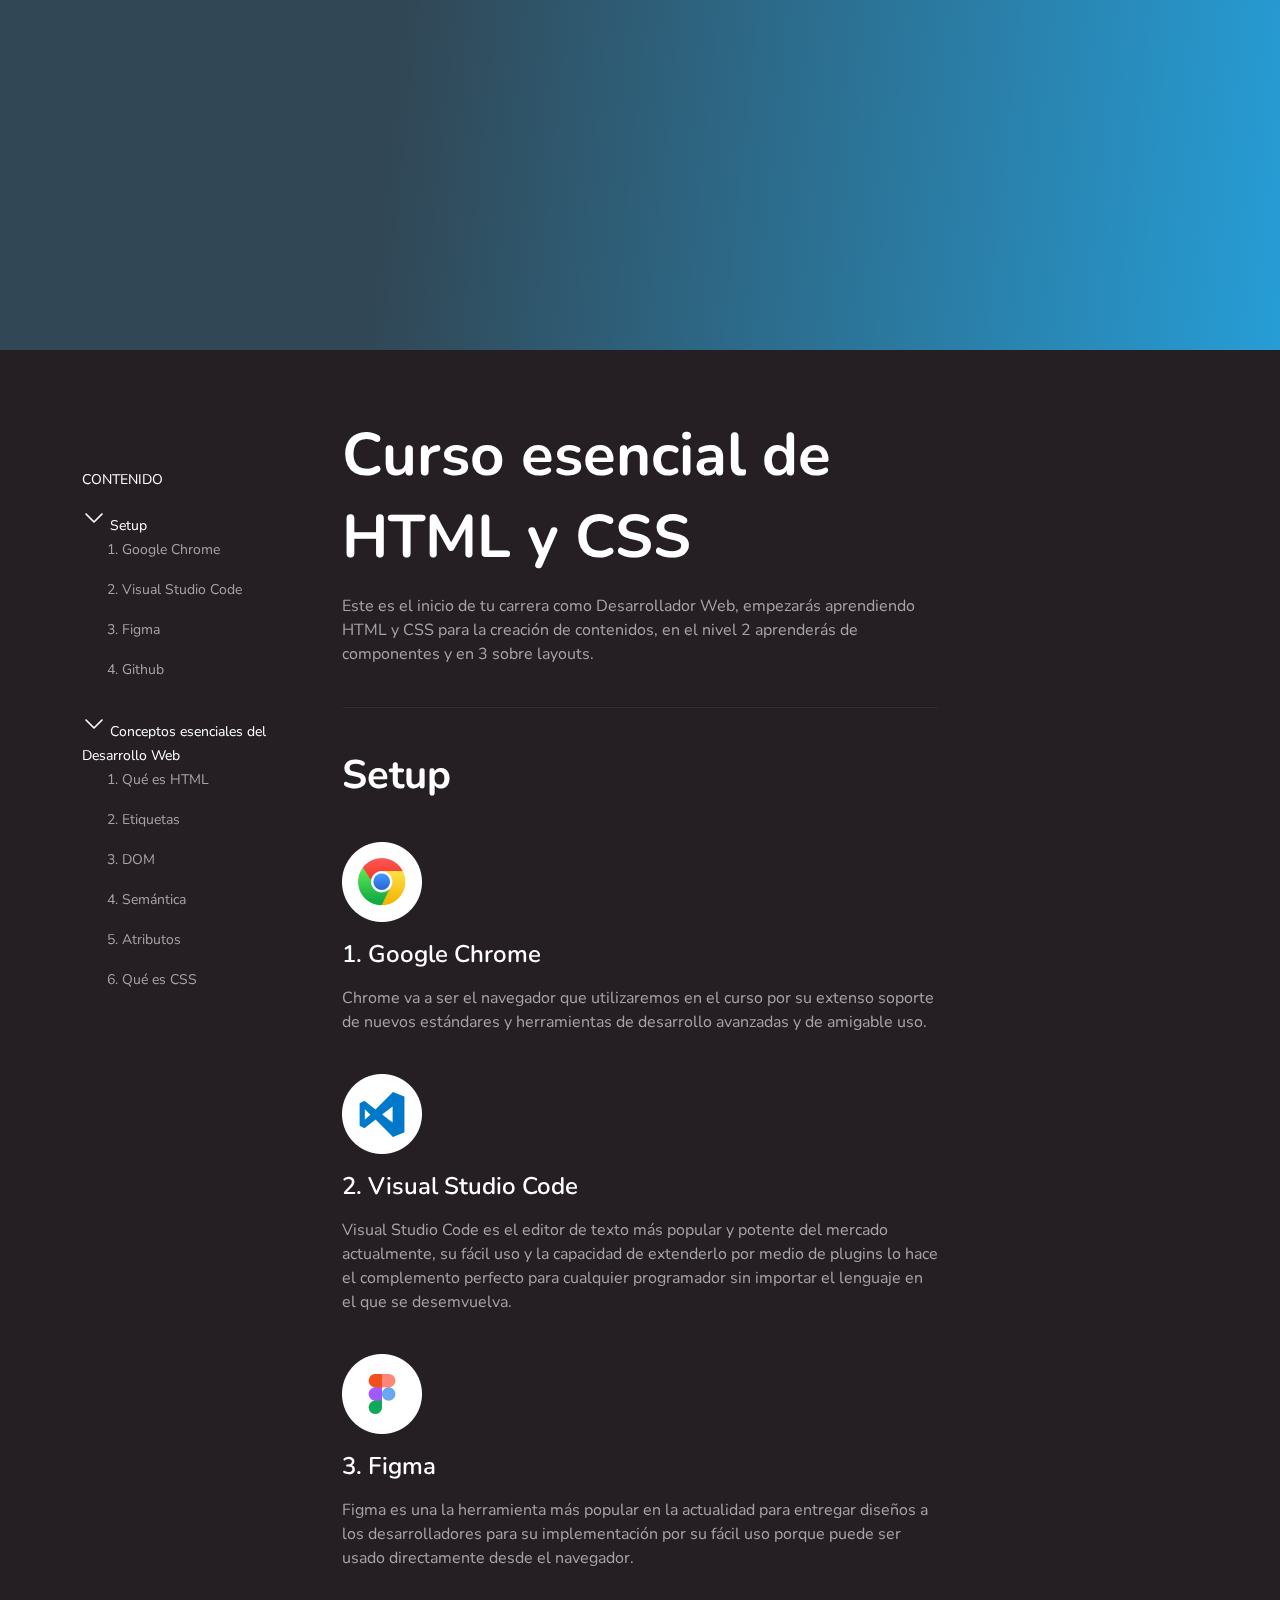
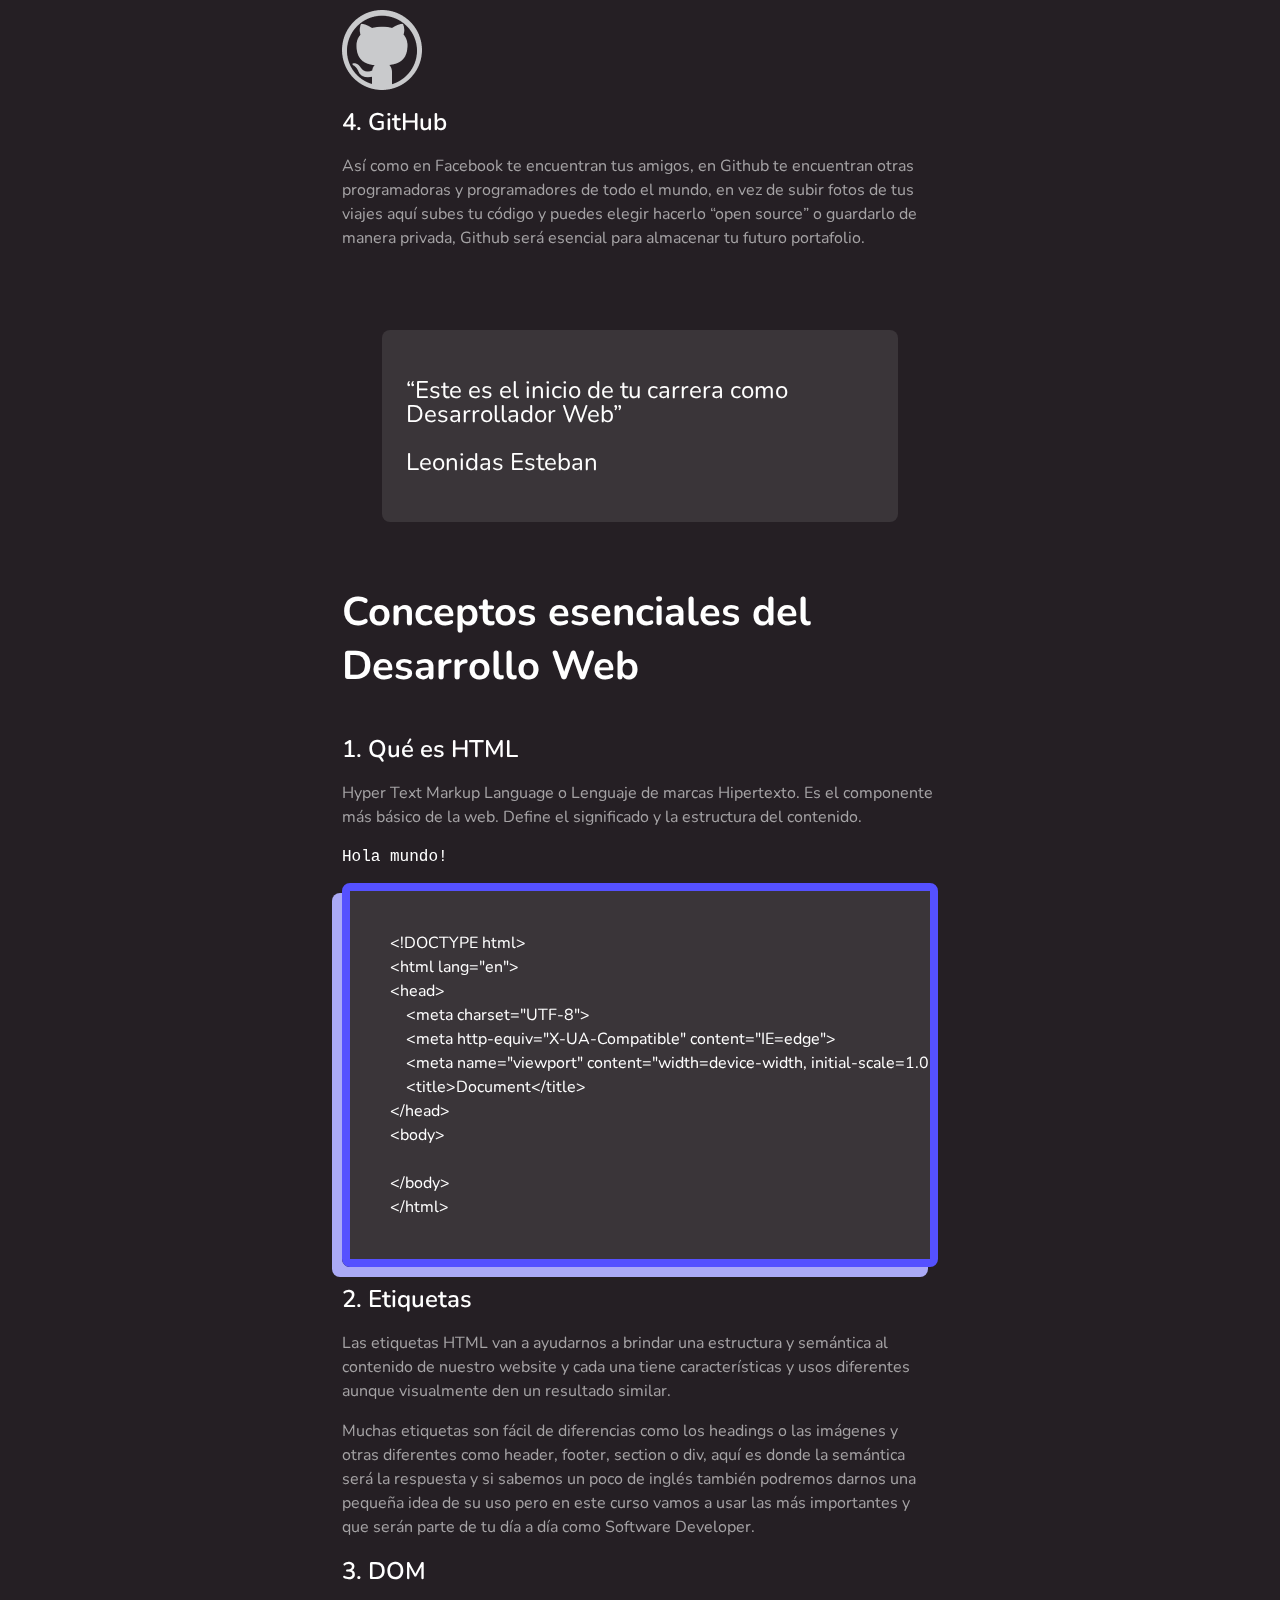
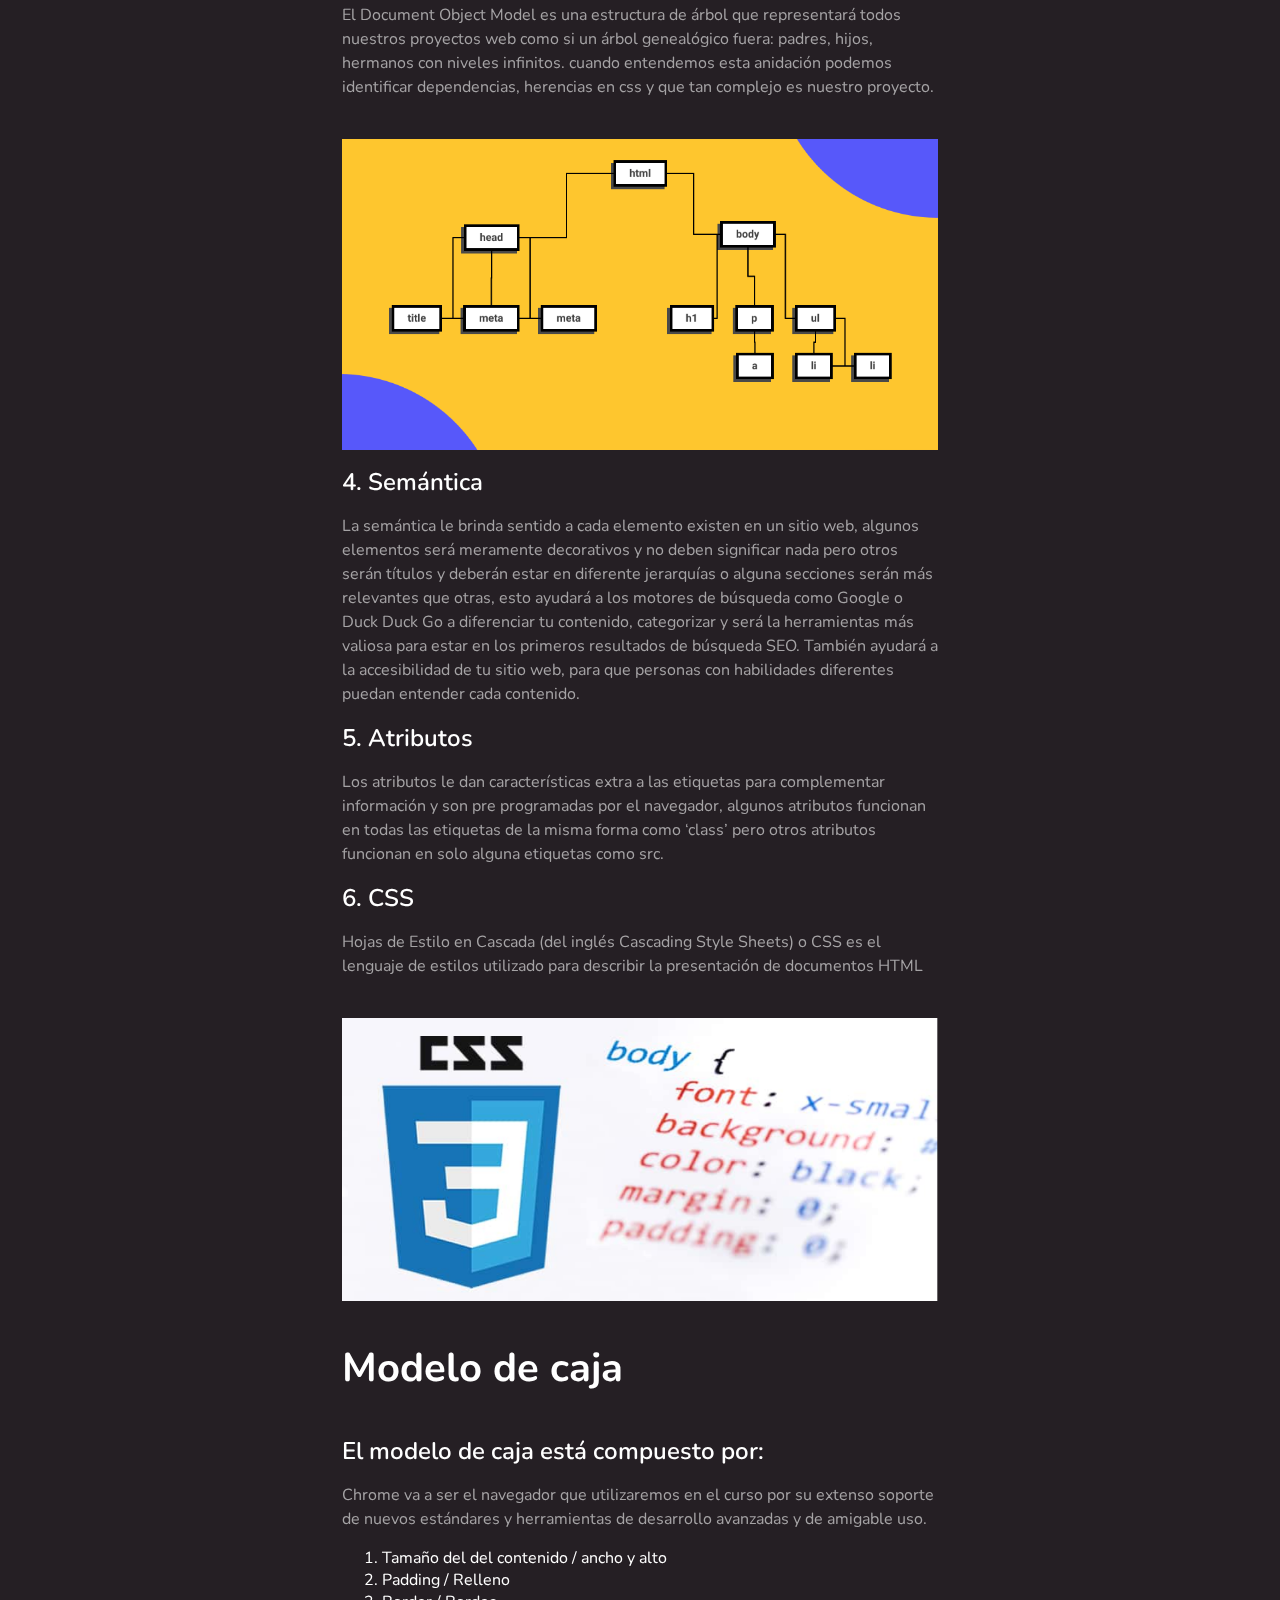
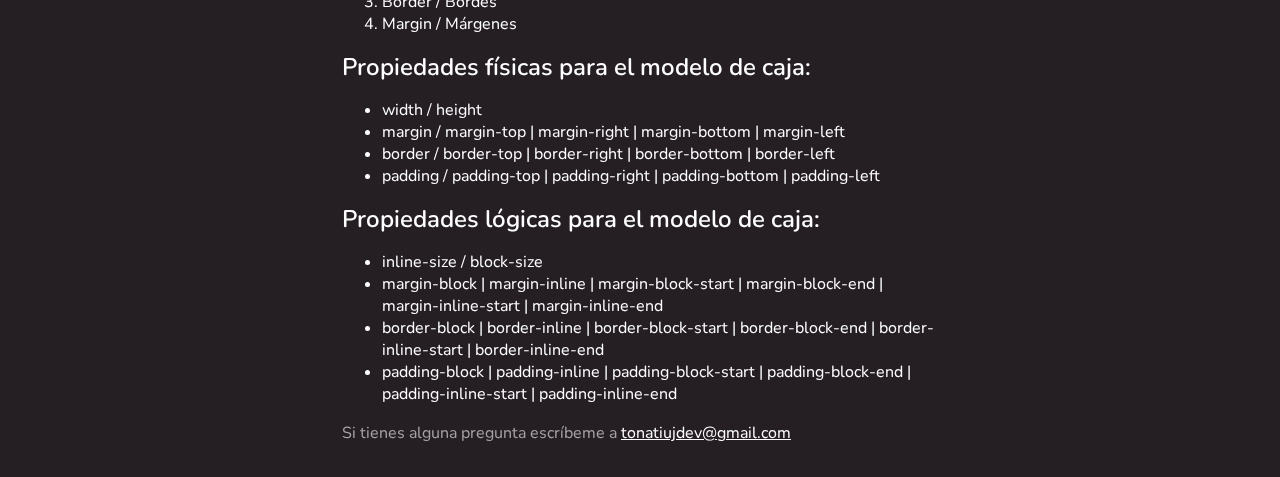
<file: nemiumD.html>
<!DOCTYPE html>
<html lang="es">
<head>
    <meta charset="UTF-8">
    <meta http-equiv="X-UA-Compatible" content="IE=edge">
    <meta name="viewport" content="width=device-width, initial-scale=1.0">
    <title>NemiumB</title>

    <link rel="preconnect" href="https://fonts.googleapis.com">
    <link rel="preconnect" href="https://fonts.gstatic.com" crossorigin>
    <link href="https://fonts.googleapis.com/css2?family=Nunito:wght@400;600;700&display=swap" rel="stylesheet">
    
    <link rel="stylesheet" href="./css/style-logicos.css">
</head>
<body>
    <div class="hero"></div>
    <div class="header">
        <div class="wrapper">
            <div class="header-content">
                <header>
                    <nav>
                        <p class="nav-title">Contenido</p>
                        <details open>
                            <summary>
                                Setup
                            </summary>
                            <ol>
                                <li><a href="#google-chrome">Google Chrome</a></li>
                                <li><a href="#vsc">Visual Studio Code</a></li>
                                <li><a href="#figma">Figma</a></li>
                                <li><a href="#github">Github</a></li>
                            </ol>
                        </details>
                        <details open>
                            <summary>
                                Conceptos esenciales del Desarrollo Web
                            </summary>
                            <ol>
                                <li><a href="#html">Qué es HTML</a></li>
                                <li><a href="#etiquetas">Etiquetas</a></li>
                                <li><a href="#dom">DOM</a></li>
                                <li><a href="#semantica">Semántica</a></li>
                                <li><a href="#atributos">Atributos</a></li>
                                <li><a href="#css">Qué es CSS</a></li>
                            </ol>
                        </details>
                    </nav>
                </header>
            </div>
        </div>
    </div>
    <main class="main">
        <div class="wrapper">
            <div class="main-content">

                <h1>Curso esencial de HTML y CSS</h1>
                <p>
                    Este es el inicio de tu carrera como Desarrollador Web, empezarás aprendiendo HTML y CSS para la creación de contenidos, en el nivel 2 aprenderás de componentes y en 3 sobre layouts.
                </p>
                <hr>
                <section class="section-content">
        
                    <h2>Setup</h2>
                
                    <img id="google-chrome" src="./img/logo-google-chrome-white.png" alt="Logo de Google Chrome" title="Logo de Google Chrome">
                    <h3>Google Chrome</h3>
                    <p>
                        Chrome va a ser el navegador que utilizaremos en el curso por su extenso soporte de nuevos estándares y herramientas de desarrollo avanzadas y de amigable uso.
                    </p>
                
                
                    <img id="vsc" src="./img/logo-visual-studio-code-white.png" alt="Logo de Visual Studio Code" title="Logo del editor Visual Studio Code">
                    <h3>Visual Studio Code</h3>
                    <p>
                        Visual Studio Code es el editor de texto más popular y potente del mercado actualmente, su fácil uso y la capacidad de extenderlo por medio de plugins lo hace el complemento perfecto para cualquier programador sin importar el lenguaje en el que se desemvuelva.
                    </p>
                    
                    
                    <img id="figma" src="./img/logo-figma-white.png" alt="Logo de Figma" title="Logo de Figma">
                    <h3>Figma</h3>
                    <p>
                        Figma es una la herramienta más popular en la actualidad para entregar diseños a los desarrolladores para su implementación por su fácil uso porque puede ser usado directamente desde el navegador.
                    </p>
                
                    <img id="github" src="./img/logo-github-white.png" alt="Logo de GitHub" title="Logo de GitHub">
                    <h3>GitHub</h3>
                    <p>
                        Así como en Facebook te encuentran tus amigos, en Github te encuentran otras programadoras y programadores de todo el mundo, en vez de subir fotos de tus viajes aquí subes tu código y puedes elegir hacerlo “open source” o guardarlo de manera privada, Github será esencial para almacenar tu futuro portafolio.
                    </p>
                    <blockquote>
                        <p>“Este es el inicio de tu carrera como Desarrollador Web”</p>
                        <p>Leonidas Esteban</p>
                    </blockquote>
                </section>
                <hr>
                <section class="section-content">
        
                    <h2>Conceptos esenciales del Desarrollo Web</h2>
                
                    <h3 id="html">Qué es HTML</h3>
                    <p>
                        Hyper Text Markup Language o Lenguaje de marcas Hipertexto. 
                        Es el componente más básico de la web. Define el significado y 
                        la estructura del contenido.
                    </p>
                    <code>Hola mundo!</code>
<pre>
&lt;!DOCTYPE html&gt;
&lt;html lang=&quot;en&quot;&gt;
&lt;head&gt;
    &lt;meta charset=&quot;UTF-8&quot;&gt;
    &lt;meta http-equiv=&quot;X-UA-Compatible&quot; content=&quot;IE=edge&quot;&gt;
    &lt;meta name=&quot;viewport&quot; content=&quot;width=device-width, initial-scale=1.0&quot;&gt;
    &lt;title&gt;Document&lt;/title&gt;
&lt;/head&gt;
&lt;body&gt;
    
&lt;/body&gt;
&lt;/html&gt;
</pre>
                    <h3 id="etiquetas">Etiquetas</h3>
                    <p>
                        Las etiquetas HTML van a ayudarnos a brindar una estructura y semántica al contenido de nuestro website y cada una tiene características y usos diferentes aunque visualmente den un resultado similar.
                    </p>
                    <p>
                        Muchas etiquetas son fácil de diferencias como los headings o las imágenes y otras diferentes como header, footer, section o div, aquí es donde la semántica será la respuesta y si sabemos un poco de inglés también podremos darnos una pequeña idea de su uso pero en este curso vamos a usar las más importantes y que serán parte de tu día a día como Software Developer. 
                    </p>
                    
                    <h3 id="dom">DOM</h3>
                    <p>
                        El Document Object Model es una estructura de árbol que representará todos nuestros proyectos web como si un árbol genealógico fuera: padres, hijos, hermanos con niveles infinitos. cuando entendemos esta anidación podemos identificar dependencias, herencias en css y que tan complejo es nuestro proyecto.
                    </p>
                    <img src="./img/dom.png" alt="Árbol representativo del DOM" title="Árbol representativo del DOM">
                
                    <h3 id="semantica">Semántica</h3>
                    <p>
                        La semántica le brinda sentido a cada elemento existen en un sitio web, algunos elementos será meramente decorativos y no deben significar nada pero otros serán títulos y deberán estar en diferente jerarquías o alguna secciones serán más relevantes que otras, esto ayudará a los motores de búsqueda como Google o Duck Duck Go a diferenciar tu contenido, categorizar y será la herramientas más valiosa para estar en los primeros resultados de búsqueda SEO. También ayudará a la accesibilidad de tu sitio web, para que personas con habilidades diferentes puedan entender cada contenido.
                    </p>
                
                    <h3 id="atributos">Atributos</h3>
                    <p>
                        Los atributos le dan características extra a las etiquetas para complementar información y son pre programadas por el navegador, algunos atributos funcionan en todas las etiquetas de la misma forma como ‘class’ pero otros atributos funcionan en solo alguna etiquetas como src.
                    </p>
                
                    <h3 id="css">CSS</h3>
                    <p>
                        Hojas de Estilo en Cascada (del inglés Cascading Style Sheets) o CSS es el lenguaje de estilos utilizado para describir la presentación de documentos HTML
                    </p>
                    <img src="./img/css.png" alt="Imagen de CSS3" title="Imagen de CSS3">
                </section>
               
                <hr>
                
                <section class="section-content">
                    <h2>Modelo de caja</h2>
                
                    <h3>El modelo de caja está compuesto por:</h3>
                    <p>Chrome va a ser el navegador que utilizaremos en el curso por su extenso soporte de nuevos estándares y herramientas de desarrollo avanzadas y de amigable uso.</p>
                    <ol>
                        <li>Tamaño del del contenido / ancho y alto</li>
                        <li>Padding / Relleno</li>
                        <li>Border / Bordes</li>
                        <li>Margin / Márgenes</li>
                    </ol>
                
                    <h3>Propiedades físicas para el modelo de caja:</h3>
                    <ul>
                        <li>width / height</li>
                        <li>margin / margin-top | margin-right | margin-bottom | margin-left</li>
                        <li>border / border-top | border-right | border-bottom | border-left</li>
                        <li>padding / padding-top | padding-right | padding-bottom | padding-left</li>
                    </ul>
                
                    <h3>Propiedades lógicas para el modelo de caja:</h3>
                    <ul>
                        <li>inline-size / block-size</li>
                        <li>margin-block | margin-inline | margin-block-start | margin-block-end | margin-inline-start | margin-inline-end</li>
                        <li>border-block | border-inline | border-block-start | border-block-end | border-inline-start | border-inline-end</li>
                        <li>padding-block | padding-inline | padding-block-start | padding-block-end | padding-inline-start | padding-inline-end</li>
                    </ul>
                </section>
                <p>Si tienes alguna pregunta escríbeme a <a href="mailto:me@tonatiujdev.com">tonatiujdev@gmail.com</a></p>
           
           
            </div>
        </div>

    </main>

    <!-- <script>
        let details = document.querySelectorAll('details');
        details.forEach( detail =>{
            detail.addEventListener( 'click', closed )
        });

        function closed(){
            details.forEach( item =>{
                item.removeAttribute( 'open' );
            });
        }    
    </script> -->
</body>
</html>
</file>
<file: css/style-fisicos.css>
@font-face {
    font-family: charter;
    src: url('../fonts/charter/charter-regular.otf');
    font-style: normal;
    font-weight: 400;
}
@font-face {
    font-family: charter;
    src: url('../fonts/charter/charter-italic.otf');
    font-style: italic;
    font-weight: 400;
}
@font-face {
    font-family: charter;
    src: url('../fonts/charter/charter-bold.otf');
    font-style: normal;
    font-weight: 700;
}
@font-face {
    font-family: charter;
    src: url('../fonts/charter/charter-bold-italic.otf');
    font-style: italic;
    font-weight: 700;
}


:root{
    font-size: 16px;
    --gray30: #212121;
    --gray20: #212429;
    --gray10: #616161;
    --amarillo: #FEC62E;
}
html{
    scroll-behavior: smooth;
}

body{
    color: var(--gray30);
    font-family: 'Roboto', sans-serif;
    margin: 0;
    /* font-family: charter; */
}
a{
    color: var(--gray30);
}
header{
    /* border: 1px solid red; */

    font-size: 14px;
    color: var(--gray10);
    width: 188px;
    line-height: 24px;
    position: absolute;
    top: 64px;
    left: -232px;


    

    /* position: static;  || Valor por defecto  */
    /* position: relative; */
    /* position: absolute; */
    /* position: fixed; */
    /* position: sticky; */
}

header a{
    color: var(--gray10);
    text-decoration: none;
}
header a:hover{
    color: var(--gray30);
}
nav details ol li{
    margin-bottom: 16px;
}
nav details summary{
    font-weight: bold;
    line-height: 24px;
    margin-bottom: 16px;
}

/* ol li:nth-child(1) {
    border: 1px solid red;
} */

h1{
    /* font-size: 60px; */
    font-size: 3.75em;
    font-weight: 400;
    margin-top: 64px;
    margin-bottom: 16px;
}
/* h1 + p{
    margin-bottom: 64px;
} */
hr{
  margin: 64px 0;
}
h2{
    font-size: 2em;
    font-weight: 400;
    margin: 64px 0 40px;
}
h3{
    font-size: 1.5em;
    font-weight: 400;
    margin-top: 16px;
    margin-bottom: 24px;
    padding-bottom: 8px;

    position: relative;


    /* position: sticky; */
    /* top: 0; */
    /* background-color: #FFF;     */
}

pre{
    background: var(--amarillo);
    padding: 40px;
    line-height: 24px;
    overflow: auto;
    /* font-family: 'Roboto', sans-serif; */
}

blockquote{
    font-size: 24px;
    margin: 32px 0;
    padding-left: 16px;
    line-height: 24px;
    border-left: 4px solid var(--gray30);

}
blockquote p:nth-child(2){
    color: var(--gray10);
}
blockquote p:nth-child(2)::before{
    content: "- ";
}
.header{
    position: sticky;
    top: 0;
}
.header-content{
    position: relative;
}
.nav-title{
    text-transform: uppercase;
}
.main{
    /* position: relative; */
}
.wrapper{
    width: 902px;
    margin: auto;
}
.main-content{
    /* background-color: burlywood; */
    padding: 0 20px;
}


.debug{
    outline: 2px solid red;
    /* border: 1px solid red !important; */
}

.hero{
    height: 350px;
    background: linear-gradient( to top, #FFFFFF55, transparent ), url('../img/patron.png');
    /* background-repeat: no-repeat; */
    /* background-position: right 50px top 5px; */
    background-size: 150px;
}

.section-content ol li{
    line-height: 24px;
}
.section-content ul li{
    margin: 16px 0;
}
.section-content + hr{
    display: none;
}
.section-content img{
    display: block;
    margin-top: 40px;
}
.section-content:first-of-type{
    margin-top: 0
}
.section-content {
    margin-top: 164px;
    counter-reset: titleList;
}
.section-content h3{
    counter-increment: titleList;
    display: inline-block;
}

.section-content h3::before{
    content: counter(titleList, decimal)". ";
}

.section-content h3::after{
    content: '';
    display: inline-block;
    margin-top: 4px;
    width: 100%;
    height: 4px;
    background-color: var(--gray20);

    position: absolute;
    left: 0;
    bottom: 0;  
}

.section-content:last-of-type h3::before{
    display: none;
}
.section-content:last-of-type h3::after{
    display: none;
}
::selection{
    /* background: green; */
}
</file>
<file: css/style-logicos.css>
@font-face {
    font-family: charter;
    src: url('../fonts/charter/charter-regular.otf');
    font-style: normal;
    font-weight: 400;
}
@font-face {
    font-family: charter;
    src: url('../fonts/charter/charter-italic.otf');
    font-style: italic;
    font-weight: 400;
}
@font-face {
    font-family: charter;
    src: url('../fonts/charter/charter-bold.otf');
    font-style: normal;
    font-weight: 700;
}
@font-face {
    font-family: charter;
    src: url('../fonts/charter/charter-bold-italic.otf');
    font-style: italic;
    font-weight: 700;
}


:root{
    font-size: 16px;
    --white30: #FFFFFF;
    --white20: #A5A3A5;
    --white10: #3A3539;
    --amarillo: #FEC62E;
    --bg2: #251F24;
}
html{
    scroll-behavior: smooth;
}

body{
    color: var(--white30);
    /* font-family: charter; */
    font-family: 'Nunito', sans-serif;
    background: var(--bg2);
    margin-inline: 0;
    margin-block: 0;
}
a{
    color: var(--white30);
    display: inline-block;
    margin-block-end: 16px;

}
header{
    font-size: 14px;
    line-height: 24px;
    color: var(--white30);
    margin-block-start: 40px;
    padding-inline: 20px;
}
header li{
    color: var(--white20);
}
header a{
    color: var(--white20);
    text-decoration: none;
}
header a:hover{
    color: var(--white30);
}
nav .nav-title{
    color: var(--white30);
    text-transform: uppercase;
}


nav details summary{
    line-height: 24px;
    cursor: pointer;
}
nav details summary p{
    vertical-align: middle;
    display: inline-block;
    margin-block-start: 0;
    max-inline-size: 160px;
    color: var(--white30);
    font-weight: 700;
}
nav details summary p:last-of-type{
    vertical-align: top;
    line-height: 24px;
}
nav details summary::marker{
    content: url('../img/arrow-contracted.png');
    display: inline-block;
}
nav details[open] summary::marker{
    content: url('../img/arrow-expand.png');
}
nav details ol{
    margin-block-start: 0;
}


h1{
    font-size: 2em;
    font-weight: 400;
    margin-block-start: 48px;
    margin-block-end: 16px;
}
h2{
    font-size: 1.5em;
    font-weight: 400;
    margin-block: 40px;
}
h3{
    font-size: 1.25em;
    font-weight: 400;   
    margin-block: 16px; 
}
p{
    color: var(--white20);
    line-height: 24px;
}
hr{
    margin-block: 40px;
    border-color: rgba(97, 97, 97, 0.2);
}
pre{
    background: var(--white10);
    color: var(--white30);
    font-family: 'Nunito', sans-serif;
    line-height: 24px;
    padding-inline: 40px;
    padding-block: 40px;
    border-radius: 8px;
    overflow: auto;
    border-block: 8px solid #5551FF;
    border-inline: 8px solid #5551FF;

    box-shadow: -10px 10px 0px #ABAAF6;
    
}
blockquote{
    margin-block-start: 80px;
    margin-block-end: 63px;
    background: var(--white10);
    border-radius: 8px;
    padding-inline: 24px;
    padding-block: 24px;
    font-size: 24px;
    line-height: 32px;
}
blockquote p{
    color: var(--white30);
}


.main{
    /* border: 2px solid red; */
}
.wrapper{
    /* border: 2px solid green; */
    max-inline-size: 636px;
    /*inline-size: 932px;  | width */
    /* block-size: auto;   | height */ 
    margin: auto;
}
.main-content{
    /* border: 2px solid blue; */
    padding-inline: 20px;
}


.hero{
    block-size: 96px;
    /* background: linear-gradient( to top, #FFFFFF55, transparent ), url('../img/patron.png'); */
    background: linear-gradient(96deg, #314755 30.63%, #26A0DA 102.18%);
    /* background-position: right 50px top 5px; */
    /* background-size: 150px; */
}
.section-content img{
    display: block;
    margin-block-start: 40px;
    max-inline-size: 100%;
}
.section-content {
    counter-reset: titleList;
}
.section-content + hr{
    display: none;
}
.section-content h3{
    counter-increment: titleList;
}

.section-content h3::before{
    content: counter(titleList, decimal)". ";
}

.section-content:last-of-type h3::before{
    display: none;
}

/* .section-content h3::after{
    content: '';
    display: block;
    margin-top: 4px;
    width: 228px;
    height: 4px;
    background-color: var(--white20);
} */

/* ::selection{
    background: green;
}
 */


 .slider{
     /* border: 1px solid red; */
 }
.slider-conteiner{
    display: block;
    /* block-size: 100px; */
    overflow: hidden;
    scroll-behavior: smooth;
    white-space: nowrap;
    /* border: 1px solid green; */

}

.slider-slide .video{
    margin: 0;
    display: inline-block;
    max-block-size: 100%;
    max-inline-size: 100%;
    inline-size: 100%;
    block-size: auto;
    aspect-ratio: 16/9;
    font-size: 0;
}
.slider-bullet{
    margin-block: 16px;
    text-align: center;
}
.slider-bullet .bullet{
    display: inline-block;
    margin-block: 0;
    block-size: 15px;
    inline-size: 15px;
    background: var(--white20);
    border-radius: 50%;
}
.slider-bullet .bullet:active {
    background: var(--white30);
}

.contact-mail a{
    color: #157EFB;
}

.form input{
    box-sizing: border-box;
    inline-size: 100%;
    border: 1px solid var(--white30);
    background: var(--bg2);
    color: var(--white30);
    border-radius: 8px;
    font-size: 16px;
    padding-inline: 16px;
    padding-block: 12px;
    display: block;
    margin-block: 16px;
}
.form input::placeholder{
    /* color: var(--white30); */
}
.form input[type="submit"]{
    background: #157EFB;
    border: none;
    font-weight: 700;
    margin-block-end: 80px;
}


@media screen and ( min-width: 1180px ) {
    h1{
        font-size: 3.75em;
        font-weight: 700;
        margin-block-start: 64px;
    }
    h2{
        font-size: 2.5em;
        font-weight: 700;
    }
    h3{
        font-size: 1.5em;
        font-weight: 600;   
    }
    .header{
        position: sticky;
        inset-block-start: -45px;
    }
    .hero{
        block-size: 350px;
    }

    .header-content{
        position: relative;
        inset-block-start: 64px;
    }
    
    header{
        position: absolute;
        inline-size: 188px;
        inset-inline-start: -240px;
        padding-inline: 0;
    }
    
}
</file>
